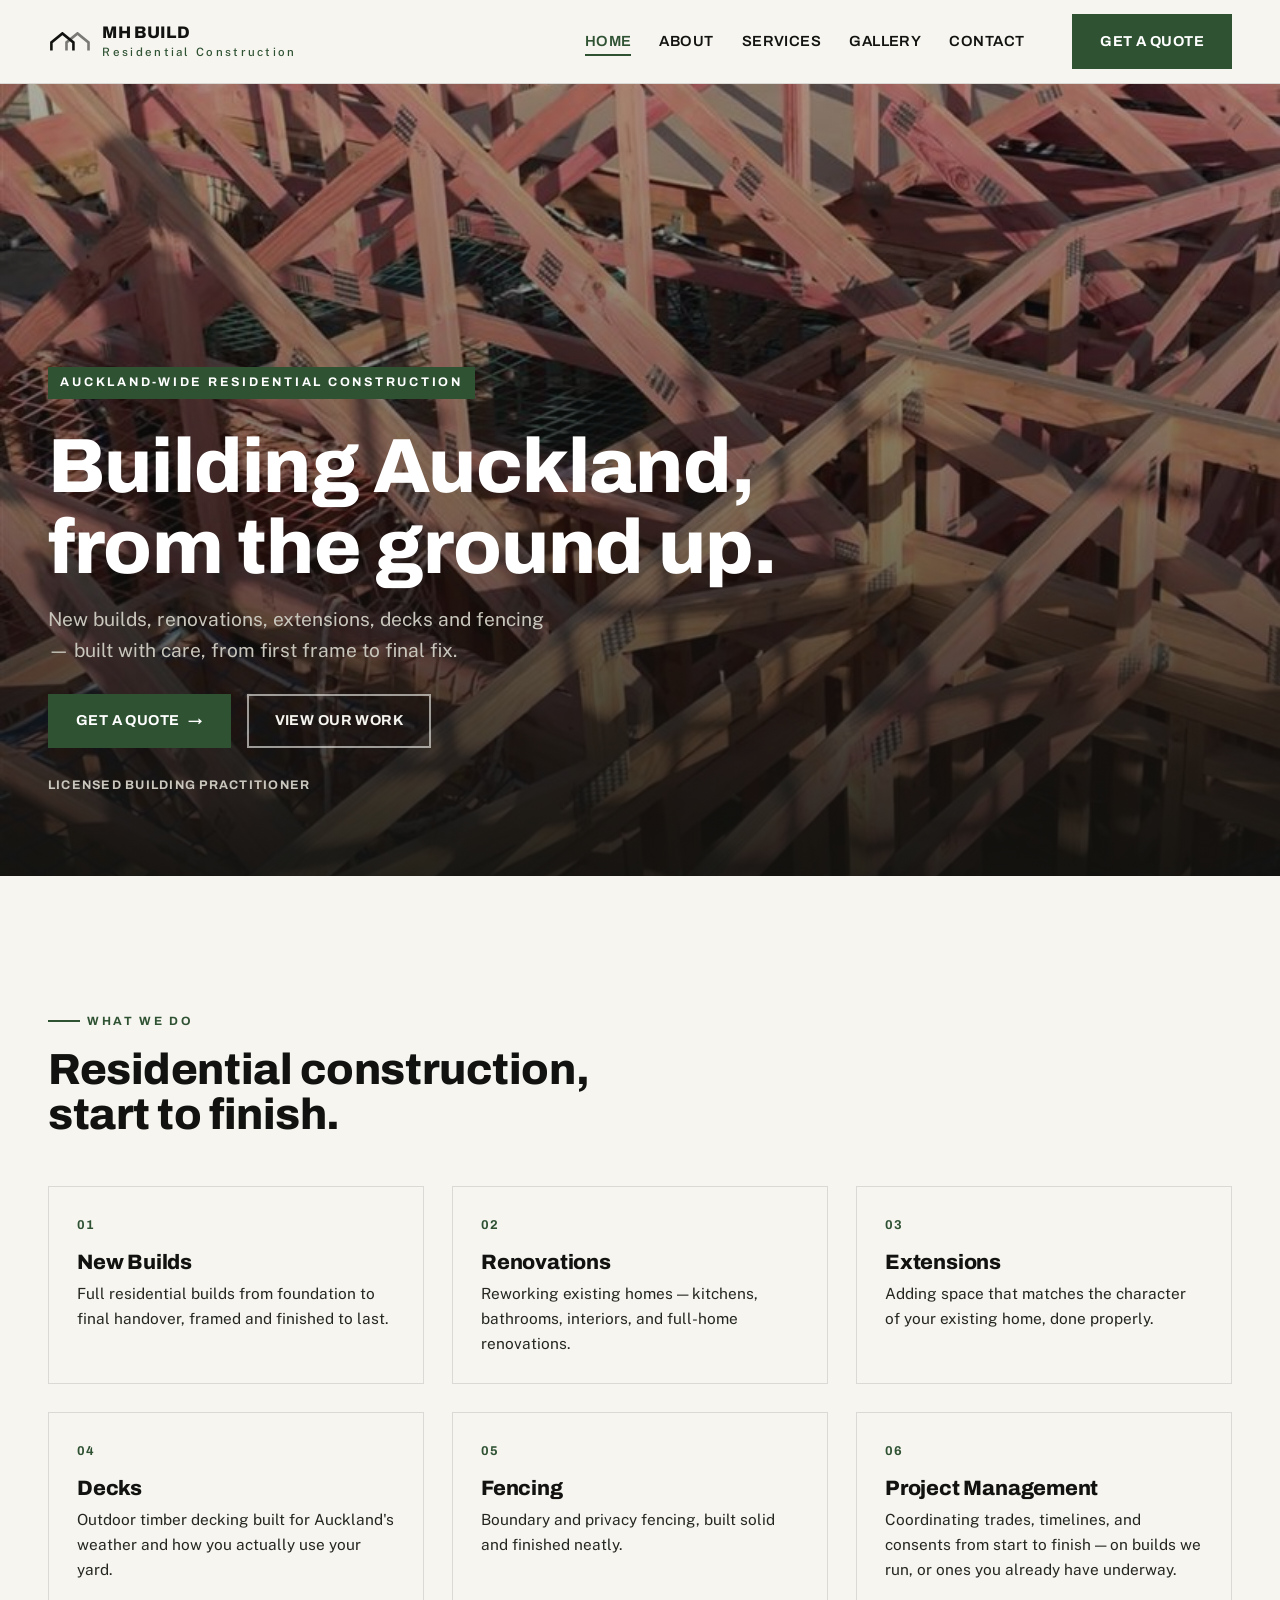
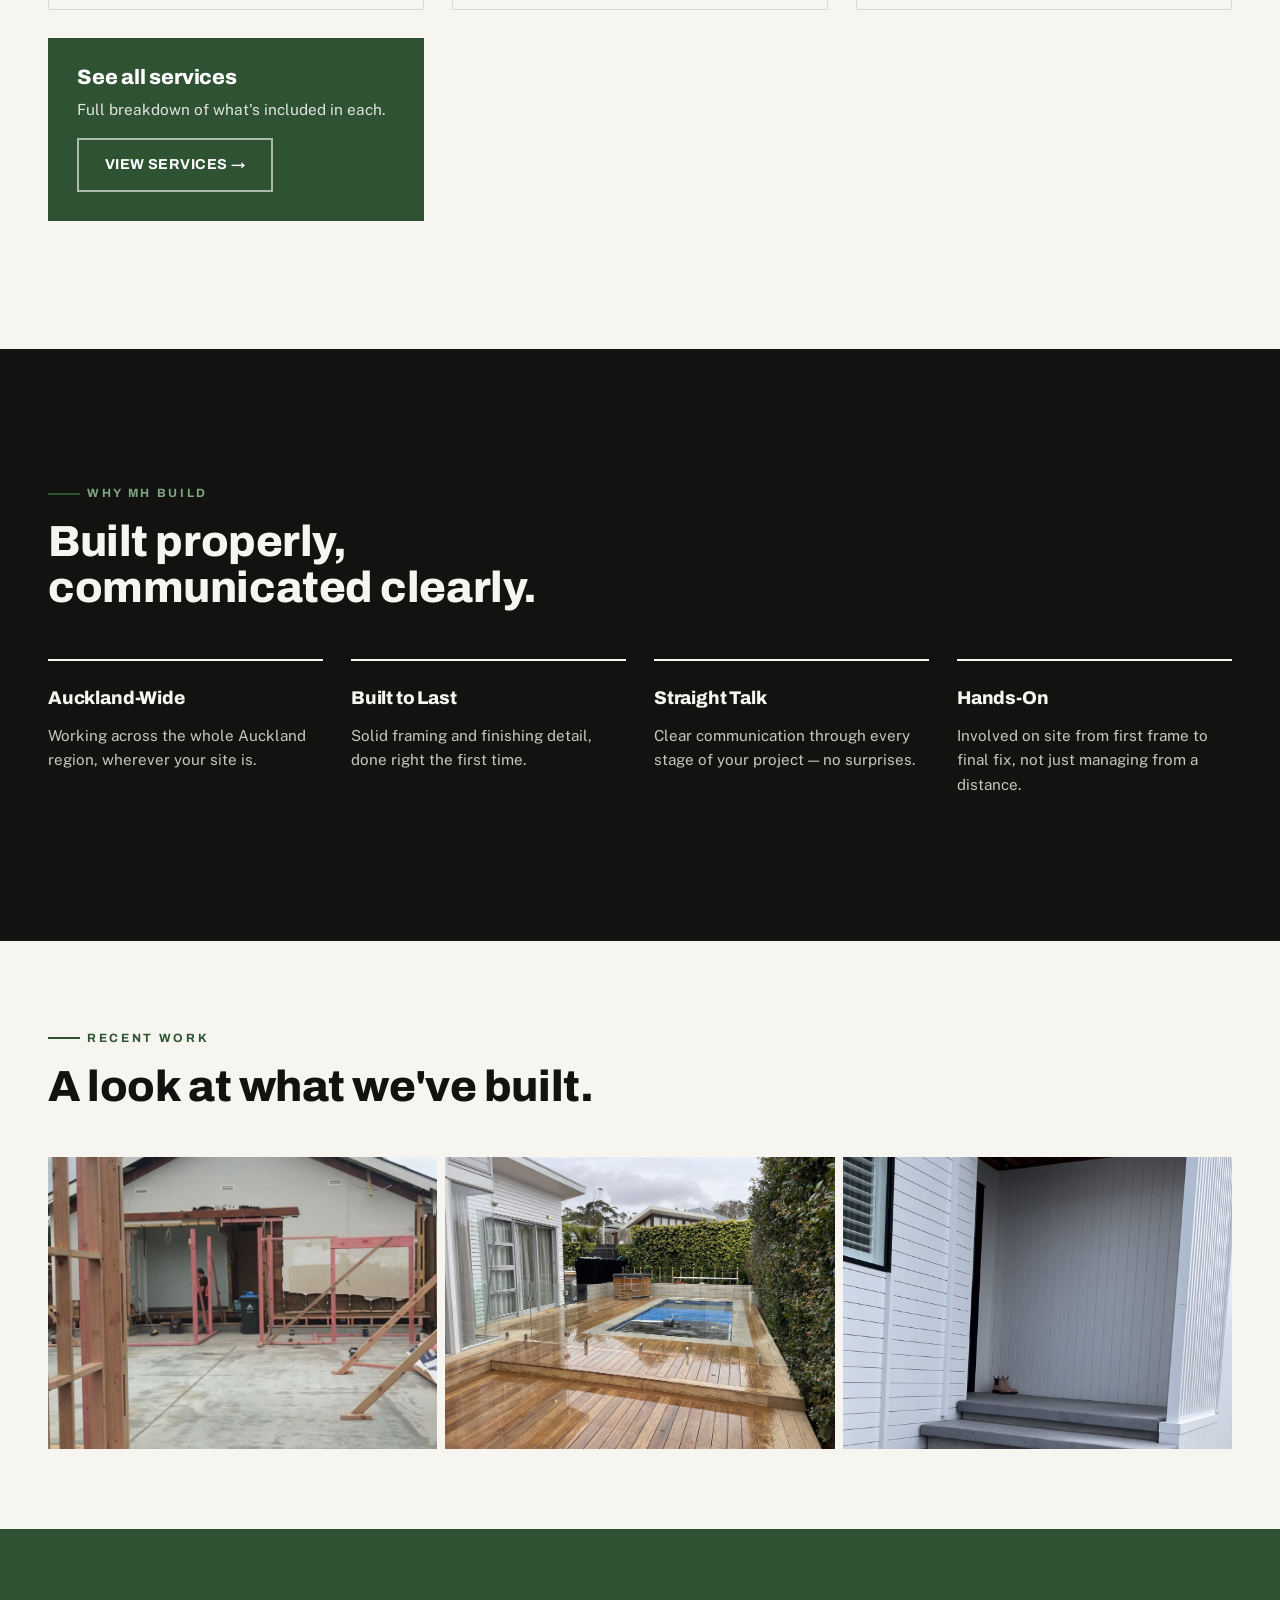
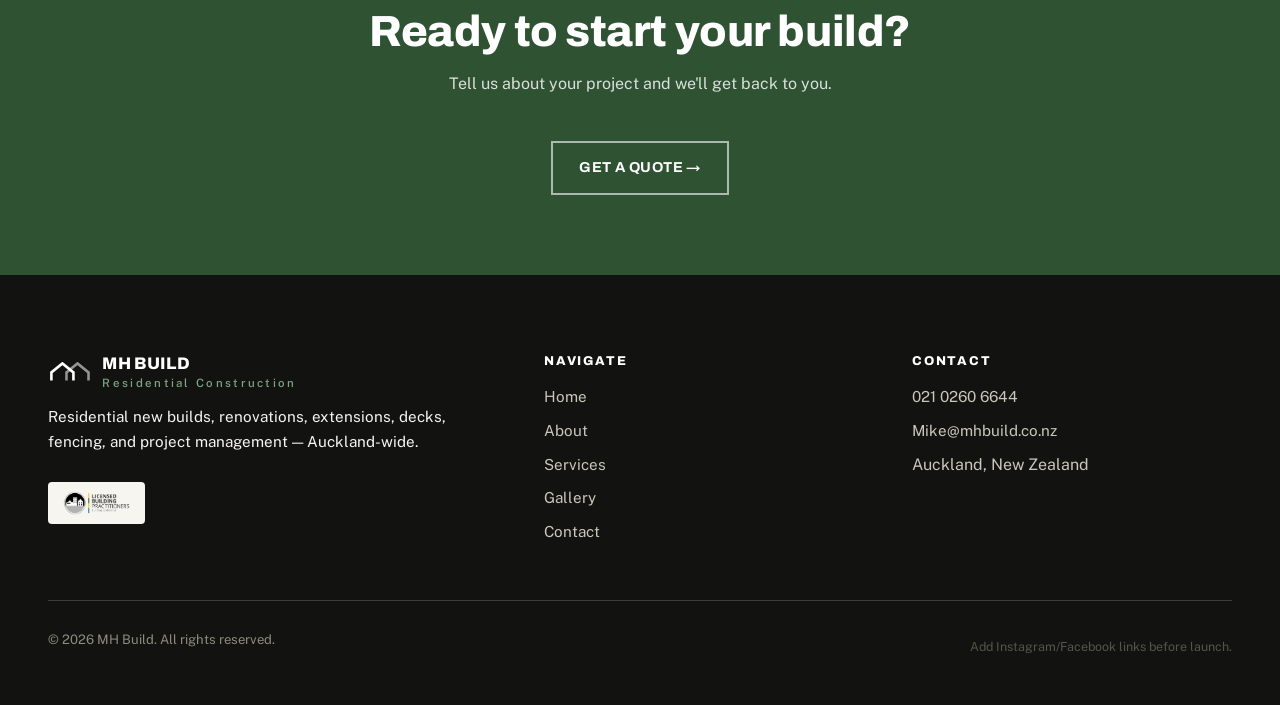
<file: index.html>
<!doctype html>
<html lang="en-NZ">
<head>
  <meta charset="UTF-8" />
  <meta name="viewport" content="width=device-width, initial-scale=1.0" />
  <title>MH Build — Residential Construction, Auckland</title>
  <meta name="description" content="MH Build is an Auckland-wide residential construction company delivering new builds, renovations, extensions, decks, fencing, and project management." />
  <link rel="icon" type="image/svg+xml" href="assets/logo/mh-build-mark.svg" />
  <link rel="preconnect" href="https://fonts.googleapis.com" />
  <link rel="preconnect" href="https://fonts.gstatic.com" crossorigin />
  <link href="https://fonts.googleapis.com/css2?family=Archivo:wght@600;700;800;900&family=Public+Sans:wght@400;500;600;700&display=swap" rel="stylesheet" />
  <link rel="stylesheet" href="css/styles.css" />
</head>
<body>

  <header class="site-header">
    <div class="container">
      <a href="index.html" class="brand">
        <svg class="brand__mark" viewBox="0 0 432 216" role="img" aria-label="MH Build">
          <g fill="none" stroke-linejoin="miter" stroke-linecap="butt" stroke-width="28">
            <path stroke="currentColor" stroke-opacity="0.55" d="M178 201 L178 113 L297 15 L416 113 L416 201" />
            <path stroke="currentColor" d="M15 201 L15 113 L134 15 L253 113 L253 201" />
          </g>
        </svg>
        <span class="brand__word">MH BUILD<small>Residential Construction</small></span>
      </a>

      <nav class="nav">
        <ul class="nav__links">
          <li><a href="index.html" aria-current="page">Home</a></li>
          <li><a href="about.html">About</a></li>
          <li><a href="services.html">Services</a></li>
          <li><a href="gallery.html">Gallery</a></li>
          <li><a href="contact.html">Contact</a></li>
        </ul>
        <a href="contact.html" class="btn btn-primary">Get a Quote</a>
      </nav>

      <button class="nav__toggle" aria-label="Toggle menu" aria-expanded="false">
        <span></span><span></span><span></span>
      </button>
    </div>
  </header>

  <main>
    <section class="hero">
      <div class="hero__media">
        <img src="assets/images/roof-framing-wide.jpg" alt="Timber roof framing under construction on an Auckland residential build" />
      </div>
      <div class="container hero__content">
        <span class="hero__tag">Auckland-Wide Residential Construction</span>
        <h1>Building Auckland, from the ground up.</h1>
        <p class="hero__lead">New builds, renovations, extensions, decks and fencing — built with care, from first frame to final fix.</p>
        <div class="hero__actions">
          <a href="contact.html" class="btn btn-primary">Get a Quote <span class="btn-arrow">&rarr;</span></a>
          <a href="gallery.html" class="btn btn-outline">View Our Work</a>
        </div>
        <div class="hero__credentials">
          <span>Licensed Building Practitioner</span>
        </div>
      </div>
    </section>

    <section class="section">
      <div class="container">
        <div class="section-head">
          <span class="eyebrow">What We Do</span>
          <h2 class="h-lg">Residential construction, start to finish.</h2>
        </div>
        <div class="grid grid-3">
          <div class="service-card">
            <div class="service-card__index">01</div>
            <h3>New Builds</h3>
            <p>Full residential builds from foundation to final handover, framed and finished to last.</p>
          </div>
          <div class="service-card">
            <div class="service-card__index">02</div>
            <h3>Renovations</h3>
            <p>Reworking existing homes — kitchens, bathrooms, interiors, and full-home renovations.</p>
          </div>
          <div class="service-card">
            <div class="service-card__index">03</div>
            <h3>Extensions</h3>
            <p>Adding space that matches the character of your existing home, done properly.</p>
          </div>
          <div class="service-card">
            <div class="service-card__index">04</div>
            <h3>Decks</h3>
            <p>Outdoor timber decking built for Auckland's weather and how you actually use your yard.</p>
          </div>
          <div class="service-card">
            <div class="service-card__index">05</div>
            <h3>Fencing</h3>
            <p>Boundary and privacy fencing, built solid and finished neatly.</p>
          </div>
          <div class="service-card">
            <div class="service-card__index">06</div>
            <h3>Project Management</h3>
            <p>Coordinating trades, timelines, and consents from start to finish — on builds we run, or ones you already have underway.</p>
          </div>
          <div class="service-card" style="display:flex; flex-direction:column; justify-content:center; background:var(--color-green); border-color:var(--color-green);">
            <h3 style="color:#fff;">See all services</h3>
            <p style="color:rgba(255,255,255,0.85);">Full breakdown of what's included in each.</p>
            <a href="services.html" class="btn btn-outline" style="color:#fff; border-color:rgba(255,255,255,0.6); align-self:flex-start; margin-top: var(--space-sm);">View Services &rarr;</a>
          </div>
        </div>
      </div>
    </section>

    <section class="section section--dark">
      <div class="container">
        <div class="section-head">
          <span class="eyebrow">Why MH Build</span>
          <h2 class="h-lg">Built properly, communicated clearly.</h2>
        </div>
        <div class="grid grid-4">
          <div class="value-card">
            <h3>Auckland-Wide</h3>
            <p>Working across the whole Auckland region, wherever your site is.</p>
          </div>
          <div class="value-card">
            <h3>Built to Last</h3>
            <p>Solid framing and finishing detail, done right the first time.</p>
          </div>
          <div class="value-card">
            <h3>Straight Talk</h3>
            <p>Clear communication through every stage of your project — no surprises.</p>
          </div>
          <div class="value-card">
            <h3>Hands-On</h3>
            <p>Involved on site from first frame to final fix, not just managing from a distance.</p>
          </div>
        </div>
      </div>
    </section>

    <section class="section section--tight">
      <div class="container">
        <div class="section-head">
          <span class="eyebrow">Recent Work</span>
          <h2 class="h-lg">A look at what we've built.</h2>
        </div>
      </div>
      <div class="container">
        <div class="photo-strip">
          <a href="gallery.html">
            <img src="assets/images/extension-framing.jpg" alt="New extension framing tied into an existing Auckland home" />
          </a>
          <a href="gallery.html">
            <img src="assets/images/pool-deck.jpg" alt="Timber deck with glass fencing around a residential pool" />
          </a>
          <a href="gallery.html">
            <img src="assets/images/concrete-steps.jpg" alt="Concrete entry steps on a residential build" />
          </a>
        </div>
      </div>
    </section>

    <section class="cta-banner">
      <div class="container">
        <h2 class="h-lg">Ready to start your build?</h2>
        <p>Tell us about your project and we'll get back to you.</p>
        <a href="contact.html" class="btn btn-outline" style="margin-top: var(--space-md);">Get a Quote &rarr;</a>
      </div>
    </section>
  </main>

  <footer class="site-footer">
    <div class="container">
      <div class="footer-grid">
        <div>
          <div class="brand" style="margin-bottom: 1rem;">
            <svg class="brand__mark" viewBox="0 0 432 216" role="img" aria-label="MH Build" style="color:#fff;">
              <g fill="none" stroke-linejoin="miter" stroke-linecap="butt" stroke-width="28">
                <path stroke="currentColor" stroke-opacity="0.55" d="M178 201 L178 113 L297 15 L416 113 L416 201" />
                <path stroke="currentColor" d="M15 201 L15 113 L134 15 L253 113 L253 201" />
              </g>
            </svg>
            <span class="brand__word" style="color:#fff;">MH BUILD<small>Residential Construction</small></span>
          </div>
          <p class="footer-tagline">Residential new builds, renovations, extensions, decks, fencing, and project management — Auckland-wide.</p>
          <div class="footer-credentials">
            <img src="assets/logo/lbp-logo.png" alt="Licensed Building Practitioners" />
          </div>
        </div>
        <div>
          <h4>Navigate</h4>
          <ul class="footer-links">
            <li><a href="index.html">Home</a></li>
            <li><a href="about.html">About</a></li>
            <li><a href="services.html">Services</a></li>
            <li><a href="gallery.html">Gallery</a></li>
            <li><a href="contact.html">Contact</a></li>
          </ul>
        </div>
        <div>
          <h4>Contact</h4>
          <ul class="footer-links">
            <li><a href="tel:+642102606644">021 0260 6644</a></li>
            <li><a href="mailto:Mike@mhbuild.co.nz">Mike@mhbuild.co.nz</a></li>
            <li>Auckland, New Zealand</li>
          </ul>
        </div>
      </div>
      <div class="footer-bottom">
        <span>&copy; 2026 MH Build. All rights reserved.</span>
        <span class="footer-note">Add Instagram/Facebook links before launch.</span>
      </div>
    </div>
  </footer>

  <script src="js/main.js"></script>
</body>
</html>
</file>
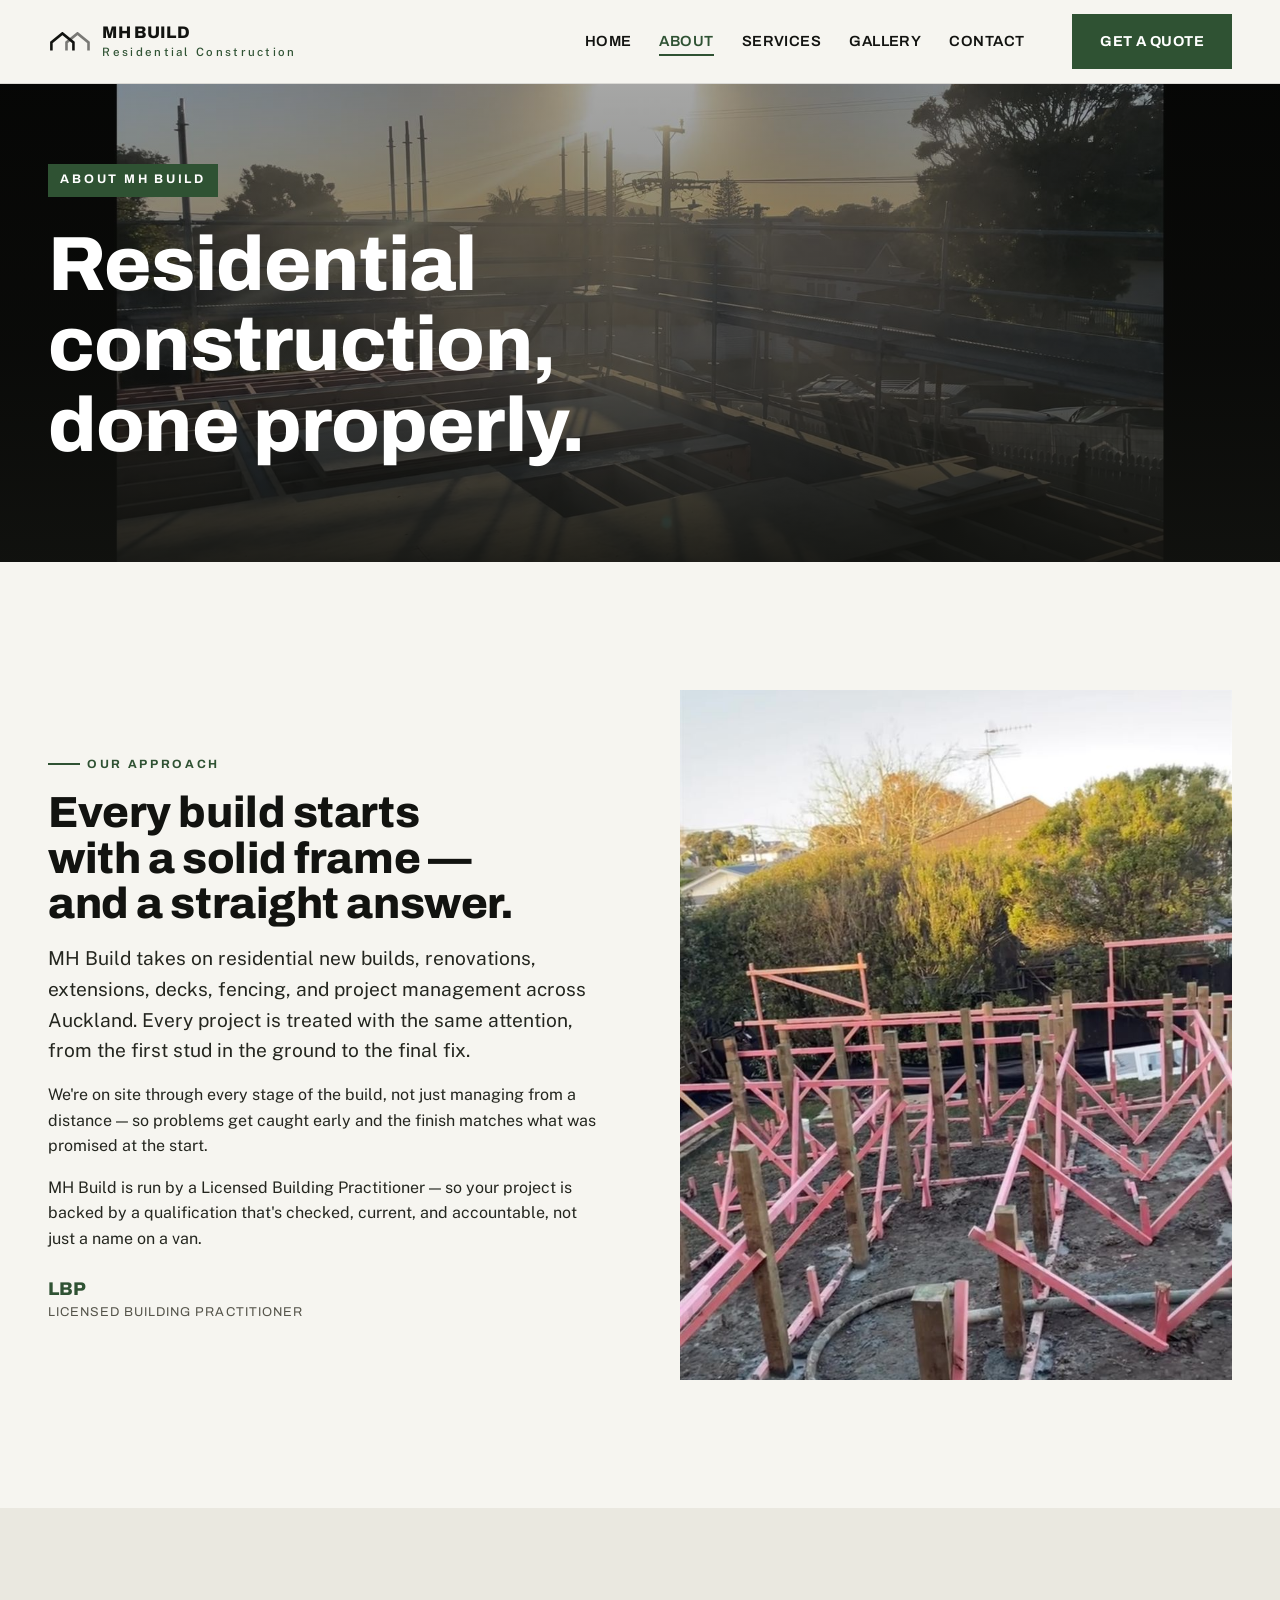
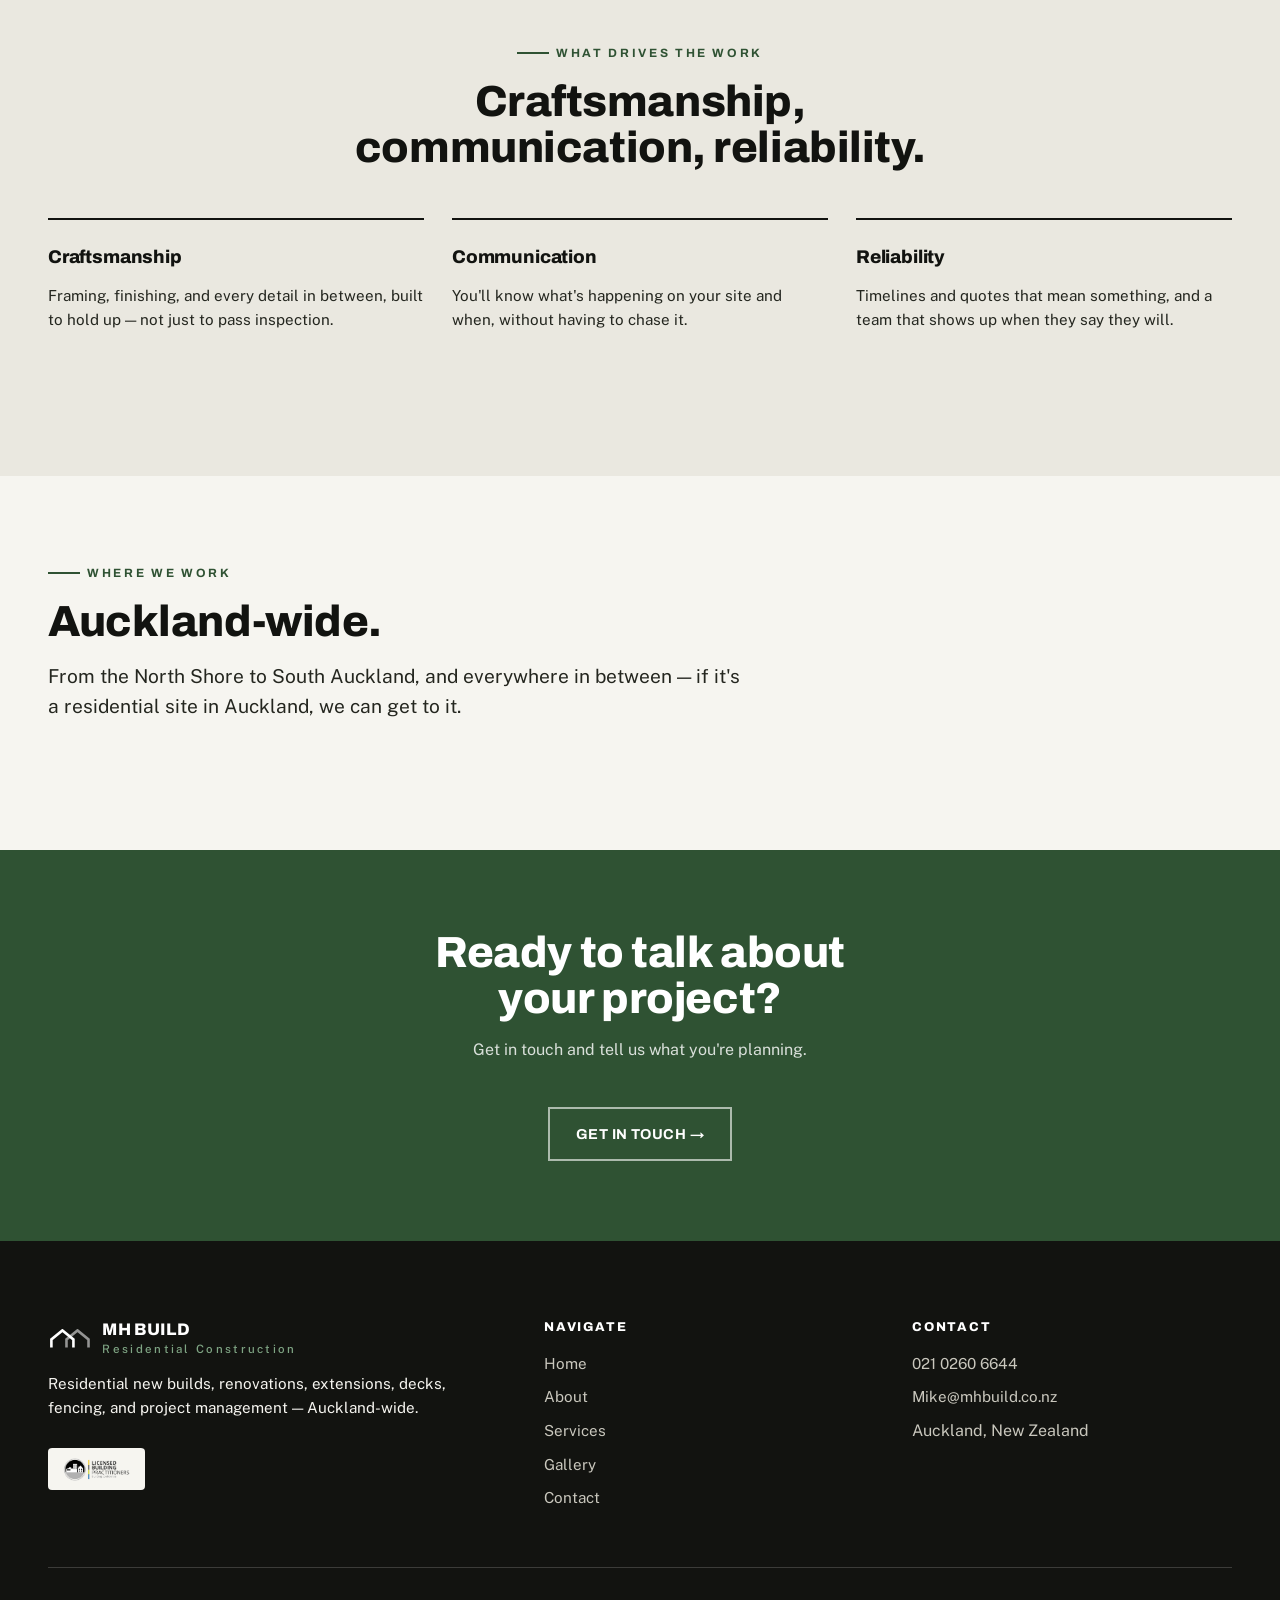
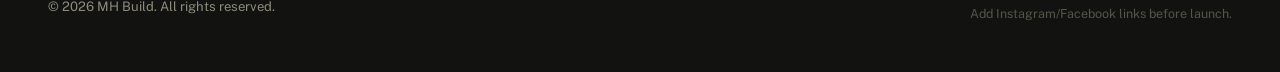
<file: about.html>
<!doctype html>
<html lang="en-NZ">
<head>
  <meta charset="UTF-8" />
  <meta name="viewport" content="width=device-width, initial-scale=1.0" />
  <title>About — MH Build</title>
  <meta name="description" content="MH Build is an Auckland-wide residential construction company focused on quality craftsmanship and clear communication." />
  <link rel="icon" type="image/svg+xml" href="assets/logo/mh-build-mark.svg" />
  <link rel="preconnect" href="https://fonts.googleapis.com" />
  <link rel="preconnect" href="https://fonts.gstatic.com" crossorigin />
  <link href="https://fonts.googleapis.com/css2?family=Archivo:wght@600;700;800;900&family=Public+Sans:wght@400;500;600;700&display=swap" rel="stylesheet" />
  <link rel="stylesheet" href="css/styles.css" />
</head>
<body>

  <header class="site-header">
    <div class="container">
      <a href="index.html" class="brand">
        <svg class="brand__mark" viewBox="0 0 432 216" role="img" aria-label="MH Build">
          <g fill="none" stroke-linejoin="miter" stroke-linecap="butt" stroke-width="28">
            <path stroke="currentColor" stroke-opacity="0.55" d="M178 201 L178 113 L297 15 L416 113 L416 201" />
            <path stroke="currentColor" d="M15 201 L15 113 L134 15 L253 113 L253 201" />
          </g>
        </svg>
        <span class="brand__word">MH BUILD<small>Residential Construction</small></span>
      </a>

      <nav class="nav">
        <ul class="nav__links">
          <li><a href="index.html">Home</a></li>
          <li><a href="about.html" aria-current="page">About</a></li>
          <li><a href="services.html">Services</a></li>
          <li><a href="gallery.html">Gallery</a></li>
          <li><a href="contact.html">Contact</a></li>
        </ul>
        <a href="contact.html" class="btn btn-primary">Get a Quote</a>
      </nav>

      <button class="nav__toggle" aria-label="Toggle menu" aria-expanded="false">
        <span></span><span></span><span></span>
      </button>
    </div>
  </header>

  <main>
    <section class="hero hero--page">
      <div class="hero__media">
        <img src="assets/images/roof-framing-sunset.jpg" alt="House framing at sunset on an Auckland construction site" />
      </div>
      <div class="container hero__content">
        <span class="hero__tag">About MH Build</span>
        <h1 class="h-xl" style="max-width:16ch;">Residential construction, done properly.</h1>
      </div>
    </section>

    <section class="section">
      <div class="container">
        <div class="split">
          <div>
            <span class="eyebrow">Our Approach</span>
            <h2 class="h-lg">Every build starts with a solid frame — and a straight answer.</h2>
            <p class="text-lead">MH Build takes on residential new builds, renovations, extensions, decks, fencing, and project management across Auckland. Every project is treated with the same attention, from the first stud in the ground to the final fix.</p>
            <p>We're on site through every stage of the build, not just managing from a distance — so problems get caught early and the finish matches what was promised at the start.</p>
            <p>MH Build is run by a Licensed Building Practitioner — so your project is backed by a qualification that's checked, current, and accountable, not just a name on a van.</p>
            <div class="stat-row">
              <div class="stat">
                <strong style="font-size:1.15rem;">LBP</strong>
                <span>Licensed Building Practitioner</span>
              </div>
            </div>
          </div>
          <img src="assets/images/foundation-setup.jpg" alt="Foundation piles and formwork laid out for a new residential build in Auckland" />
        </div>
      </div>
    </section>

    <section class="section section--sunken">
      <div class="container">
        <div class="section-head section-head--center">
          <span class="eyebrow">What Drives the Work</span>
          <h2 class="h-lg">Craftsmanship, communication, reliability.</h2>
        </div>
        <div class="grid grid-3">
          <div class="value-card">
            <h3>Craftsmanship</h3>
            <p>Framing, finishing, and every detail in between, built to hold up — not just to pass inspection.</p>
          </div>
          <div class="value-card">
            <h3>Communication</h3>
            <p>You'll know what's happening on your site and when, without having to chase it.</p>
          </div>
          <div class="value-card">
            <h3>Reliability</h3>
            <p>Timelines and quotes that mean something, and a team that shows up when they say they will.</p>
          </div>
        </div>
      </div>
    </section>

    <section class="section section--tight">
      <div class="container">
        <div class="section-head">
          <span class="eyebrow">Where We Work</span>
          <h2 class="h-lg">Auckland-wide.</h2>
          <p class="text-lead">From the North Shore to South Auckland, and everywhere in between — if it's a residential site in Auckland, we can get to it.</p>
        </div>
      </div>
    </section>

    <section class="cta-banner">
      <div class="container">
        <h2 class="h-lg">Ready to talk about your project?</h2>
        <p>Get in touch and tell us what you're planning.</p>
        <a href="contact.html" class="btn btn-outline" style="margin-top: var(--space-md);">Get in Touch &rarr;</a>
      </div>
    </section>
  </main>

  <footer class="site-footer">
    <div class="container">
      <div class="footer-grid">
        <div>
          <div class="brand" style="margin-bottom: 1rem;">
            <svg class="brand__mark" viewBox="0 0 432 216" role="img" aria-label="MH Build" style="color:#fff;">
              <g fill="none" stroke-linejoin="miter" stroke-linecap="butt" stroke-width="28">
                <path stroke="currentColor" stroke-opacity="0.55" d="M178 201 L178 113 L297 15 L416 113 L416 201" />
                <path stroke="currentColor" d="M15 201 L15 113 L134 15 L253 113 L253 201" />
              </g>
            </svg>
            <span class="brand__word" style="color:#fff;">MH BUILD<small>Residential Construction</small></span>
          </div>
          <p class="footer-tagline">Residential new builds, renovations, extensions, decks, fencing, and project management — Auckland-wide.</p>
          <div class="footer-credentials">
            <img src="assets/logo/lbp-logo.png" alt="Licensed Building Practitioners" />
          </div>
        </div>
        <div>
          <h4>Navigate</h4>
          <ul class="footer-links">
            <li><a href="index.html">Home</a></li>
            <li><a href="about.html">About</a></li>
            <li><a href="services.html">Services</a></li>
            <li><a href="gallery.html">Gallery</a></li>
            <li><a href="contact.html">Contact</a></li>
          </ul>
        </div>
        <div>
          <h4>Contact</h4>
          <ul class="footer-links">
            <li><a href="tel:+642102606644">021 0260 6644</a></li>
            <li><a href="mailto:Mike@mhbuild.co.nz">Mike@mhbuild.co.nz</a></li>
            <li>Auckland, New Zealand</li>
          </ul>
        </div>
      </div>
      <div class="footer-bottom">
        <span>&copy; 2026 MH Build. All rights reserved.</span>
        <span class="footer-note">Add Instagram/Facebook links before launch.</span>
      </div>
    </div>
  </footer>

  <script src="js/main.js"></script>
</body>
</html>
</file>
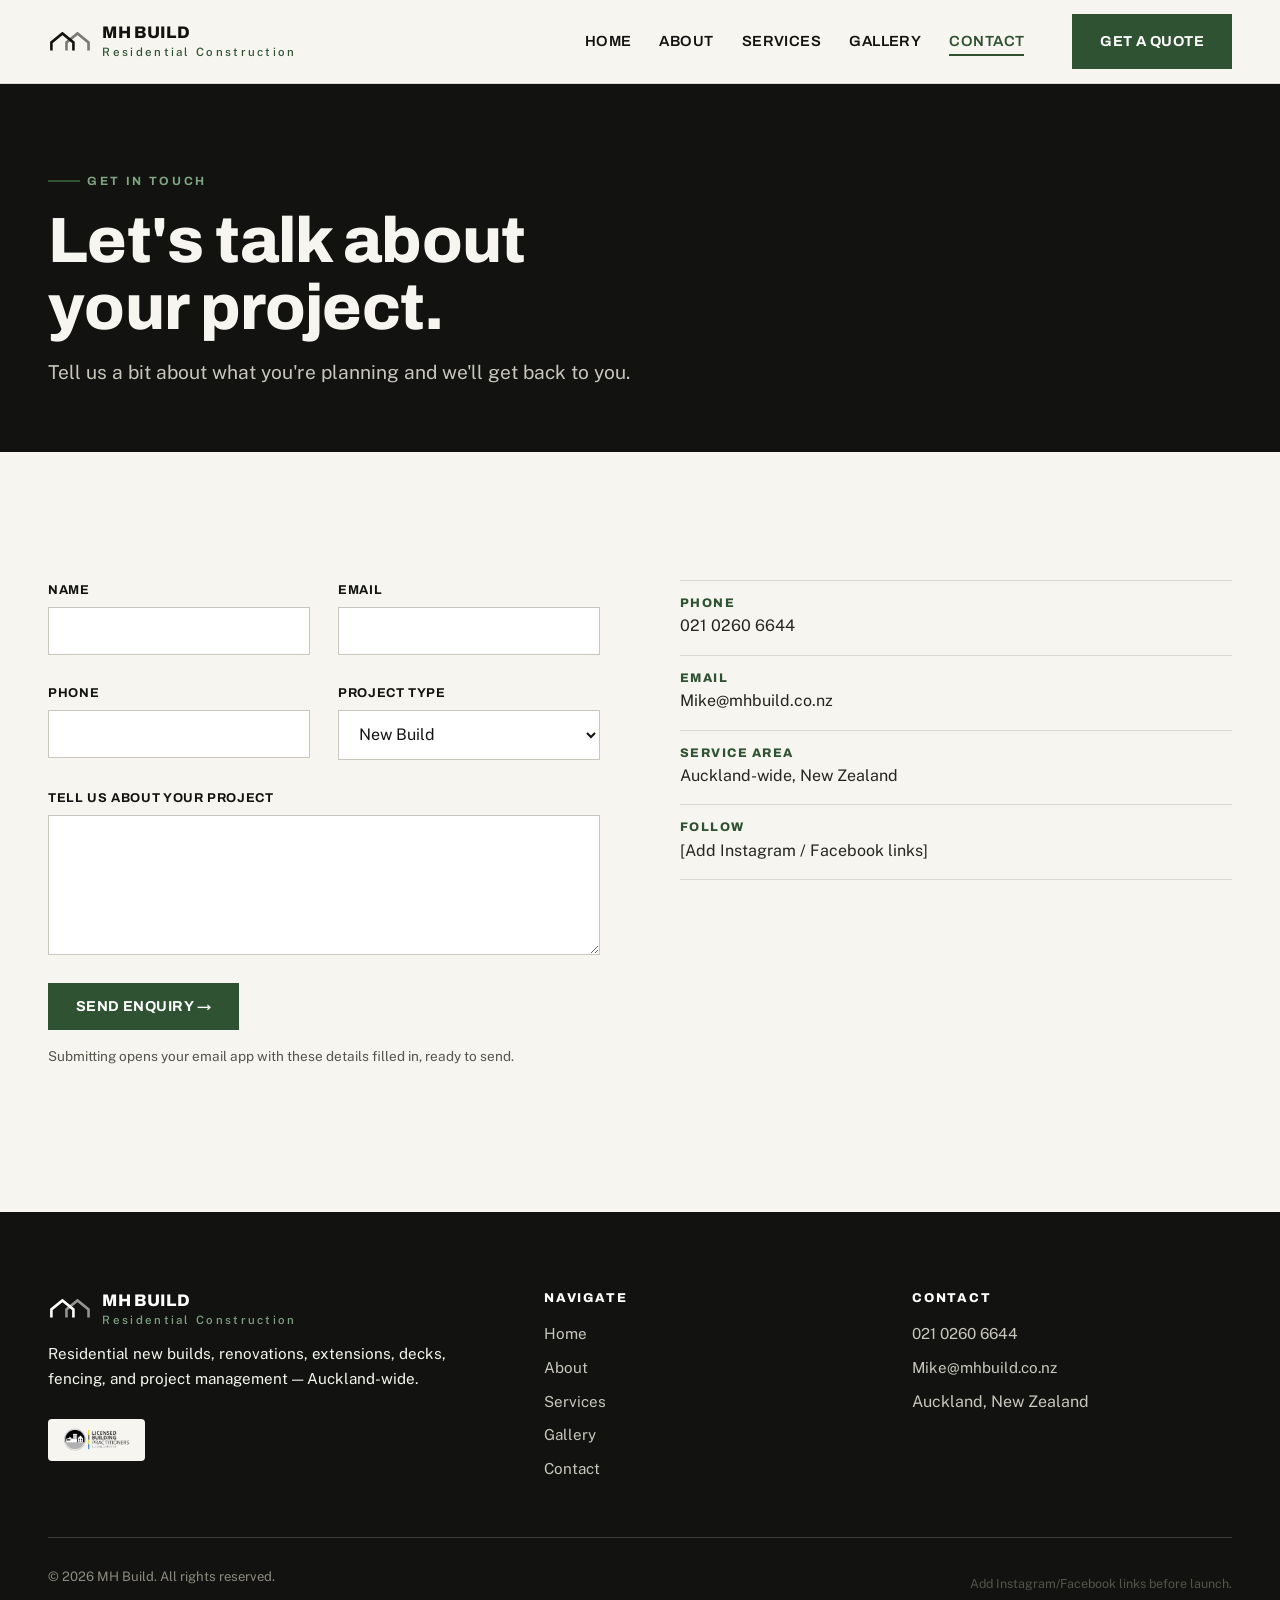
<file: contact.html>
<!doctype html>
<html lang="en-NZ">
<head>
  <meta charset="UTF-8" />
  <meta name="viewport" content="width=device-width, initial-scale=1.0" />
  <title>Contact — MH Build</title>
  <meta name="description" content="Get in touch with MH Build for a residential construction quote in Auckland." />
  <link rel="icon" type="image/svg+xml" href="assets/logo/mh-build-mark.svg" />
  <link rel="preconnect" href="https://fonts.googleapis.com" />
  <link rel="preconnect" href="https://fonts.gstatic.com" crossorigin />
  <link href="https://fonts.googleapis.com/css2?family=Archivo:wght@600;700;800;900&family=Public+Sans:wght@400;500;600;700&display=swap" rel="stylesheet" />
  <link rel="stylesheet" href="css/styles.css" />
</head>
<body>

  <header class="site-header">
    <div class="container">
      <a href="index.html" class="brand">
        <svg class="brand__mark" viewBox="0 0 432 216" role="img" aria-label="MH Build">
          <g fill="none" stroke-linejoin="miter" stroke-linecap="butt" stroke-width="28">
            <path stroke="currentColor" stroke-opacity="0.55" d="M178 201 L178 113 L297 15 L416 113 L416 201" />
            <path stroke="currentColor" d="M15 201 L15 113 L134 15 L253 113 L253 201" />
          </g>
        </svg>
        <span class="brand__word">MH BUILD<small>Residential Construction</small></span>
      </a>

      <nav class="nav">
        <ul class="nav__links">
          <li><a href="index.html">Home</a></li>
          <li><a href="about.html">About</a></li>
          <li><a href="services.html">Services</a></li>
          <li><a href="gallery.html">Gallery</a></li>
          <li><a href="contact.html" aria-current="page">Contact</a></li>
        </ul>
        <a href="contact.html" class="btn btn-primary">Get a Quote</a>
      </nav>

      <button class="nav__toggle" aria-label="Toggle menu" aria-expanded="false">
        <span></span><span></span><span></span>
      </button>
    </div>
  </header>

  <main>
    <section class="section--dark" style="padding-block: var(--space-xl) var(--space-lg);">
      <div class="container">
        <span class="eyebrow">Get In Touch</span>
        <h1 class="h-xl" style="max-width:18ch;">Let's talk about your project.</h1>
        <p class="text-lead" style="max-width:50ch;">Tell us a bit about what you're planning and we'll get back to you.</p>
      </div>
    </section>

    <section class="section">
      <div class="container">
        <div class="split" style="align-items:start;">
          <form id="contact-form" novalidate>
            <div class="form-grid">
              <div class="field">
                <label for="name">Name</label>
                <input type="text" id="name" name="name" required />
              </div>
              <div class="field">
                <label for="email">Email</label>
                <input type="email" id="email" name="email" required />
              </div>
              <div class="field">
                <label for="phone">Phone</label>
                <input type="tel" id="phone" name="phone" />
              </div>
              <div class="field">
                <label for="project-type">Project Type</label>
                <select id="project-type" name="project-type">
                  <option value="New Build">New Build</option>
                  <option value="Renovation">Renovation</option>
                  <option value="Extension">Extension</option>
                  <option value="Deck">Deck</option>
                  <option value="Fencing">Fencing</option>
                  <option value="Project Management">Project Management</option>
                  <option value="Other">Other</option>
                </select>
              </div>
              <div class="field field--full">
                <label for="message">Tell us about your project</label>
                <textarea id="message" name="message" required></textarea>
              </div>
            </div>
            <button type="submit" class="btn btn-primary" style="margin-top: var(--space-md);">Send Enquiry &rarr;</button>
            <p class="form-note" style="margin-top: var(--space-sm);">Submitting opens your email app with these details filled in, ready to send.</p>
            <div class="form-status" role="status"></div>
          </form>

          <div>
            <div class="contact-detail">
              <div>
                <h4>Phone</h4>
                <p><a href="tel:+642102606644">021 0260 6644</a></p>
              </div>
            </div>
            <div class="contact-detail">
              <div>
                <h4>Email</h4>
                <p><a href="mailto:Mike@mhbuild.co.nz">Mike@mhbuild.co.nz</a></p>
              </div>
            </div>
            <div class="contact-detail">
              <div>
                <h4>Service Area</h4>
                <p>Auckland-wide, New Zealand</p>
              </div>
            </div>
            <div class="contact-detail">
              <div>
                <h4>Follow</h4>
                <p>[Add Instagram / Facebook links]</p>
              </div>
            </div>
          </div>
        </div>
      </div>
    </section>
  </main>

  <footer class="site-footer">
    <div class="container">
      <div class="footer-grid">
        <div>
          <div class="brand" style="margin-bottom: 1rem;">
            <svg class="brand__mark" viewBox="0 0 432 216" role="img" aria-label="MH Build" style="color:#fff;">
              <g fill="none" stroke-linejoin="miter" stroke-linecap="butt" stroke-width="28">
                <path stroke="currentColor" stroke-opacity="0.55" d="M178 201 L178 113 L297 15 L416 113 L416 201" />
                <path stroke="currentColor" d="M15 201 L15 113 L134 15 L253 113 L253 201" />
              </g>
            </svg>
            <span class="brand__word" style="color:#fff;">MH BUILD<small>Residential Construction</small></span>
          </div>
          <p class="footer-tagline">Residential new builds, renovations, extensions, decks, fencing, and project management — Auckland-wide.</p>
          <div class="footer-credentials">
            <img src="assets/logo/lbp-logo.png" alt="Licensed Building Practitioners" />
          </div>
        </div>
        <div>
          <h4>Navigate</h4>
          <ul class="footer-links">
            <li><a href="index.html">Home</a></li>
            <li><a href="about.html">About</a></li>
            <li><a href="services.html">Services</a></li>
            <li><a href="gallery.html">Gallery</a></li>
            <li><a href="contact.html">Contact</a></li>
          </ul>
        </div>
        <div>
          <h4>Contact</h4>
          <ul class="footer-links">
            <li><a href="tel:+642102606644">021 0260 6644</a></li>
            <li><a href="mailto:Mike@mhbuild.co.nz">Mike@mhbuild.co.nz</a></li>
            <li>Auckland, New Zealand</li>
          </ul>
        </div>
      </div>
      <div class="footer-bottom">
        <span>&copy; 2026 MH Build. All rights reserved.</span>
        <span class="footer-note">Add Instagram/Facebook links before launch.</span>
      </div>
    </div>
  </footer>

  <script src="js/main.js"></script>
</body>
</html>
</file>
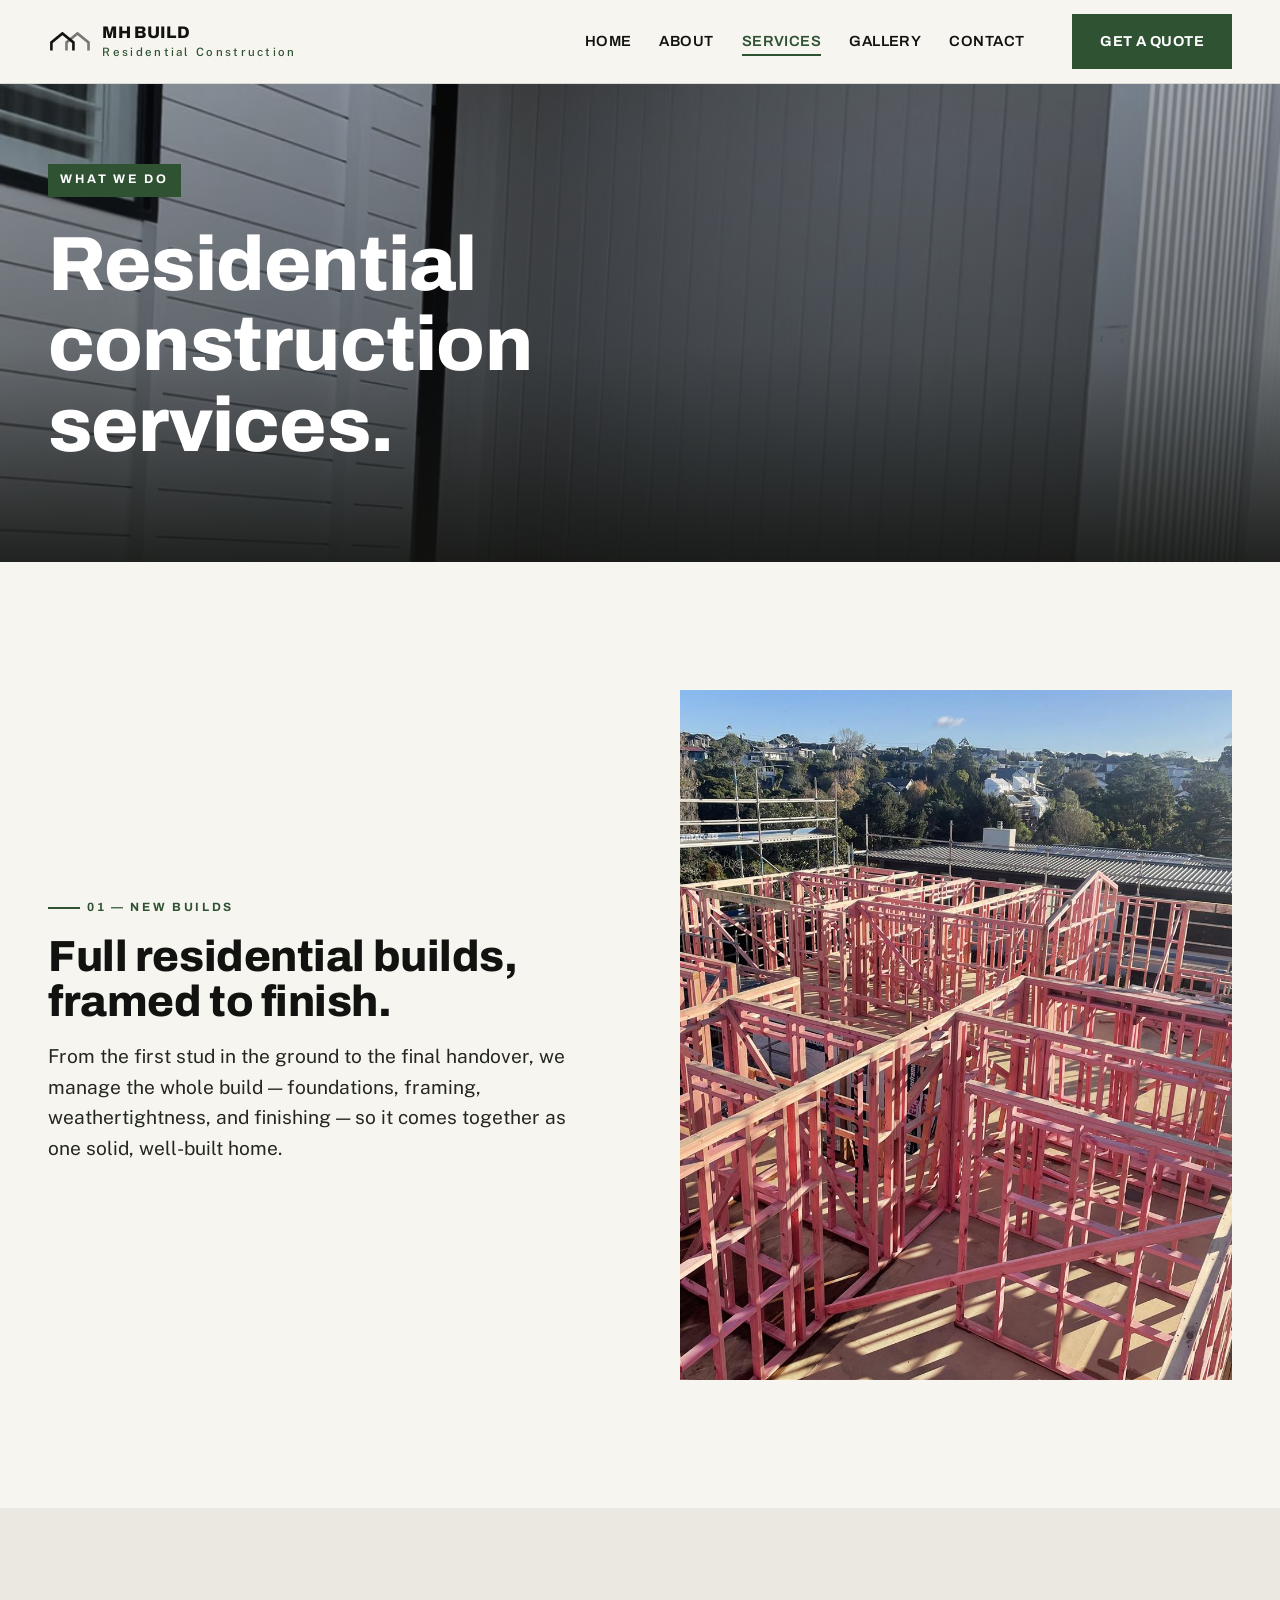
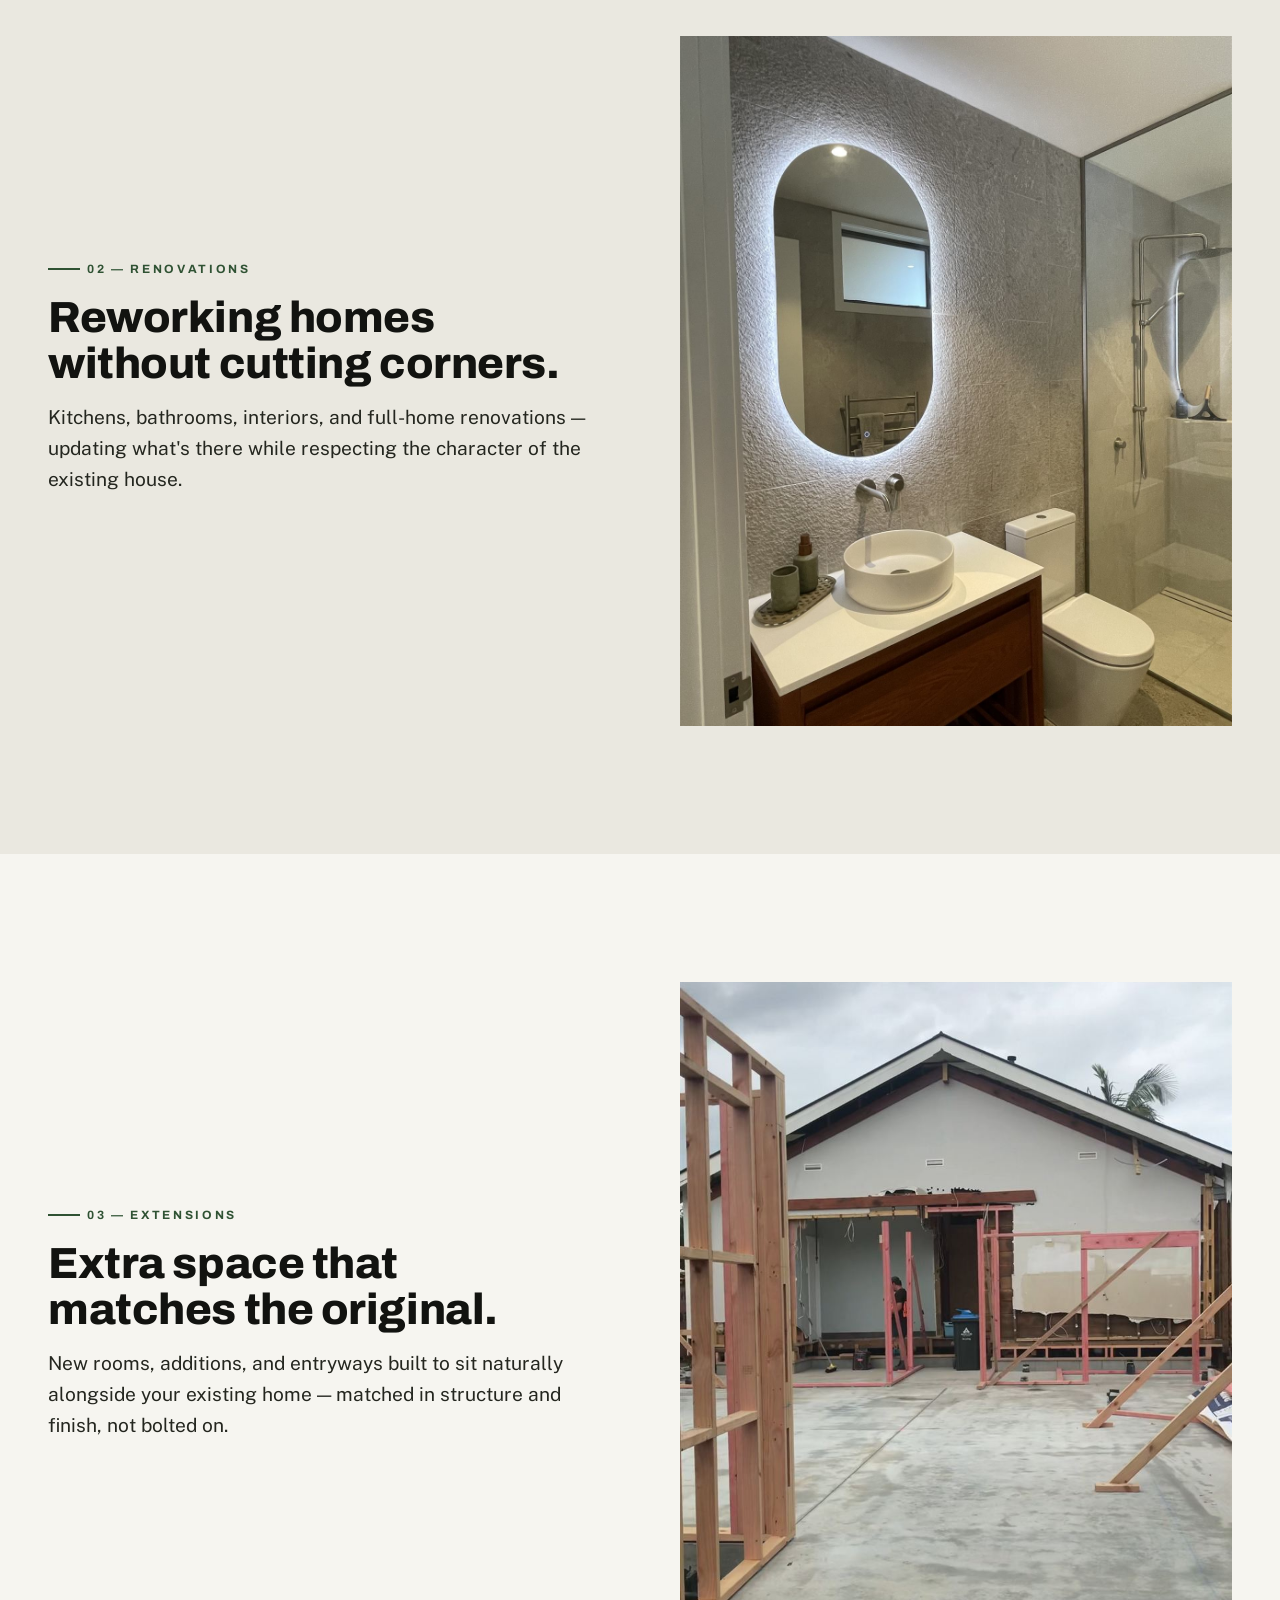
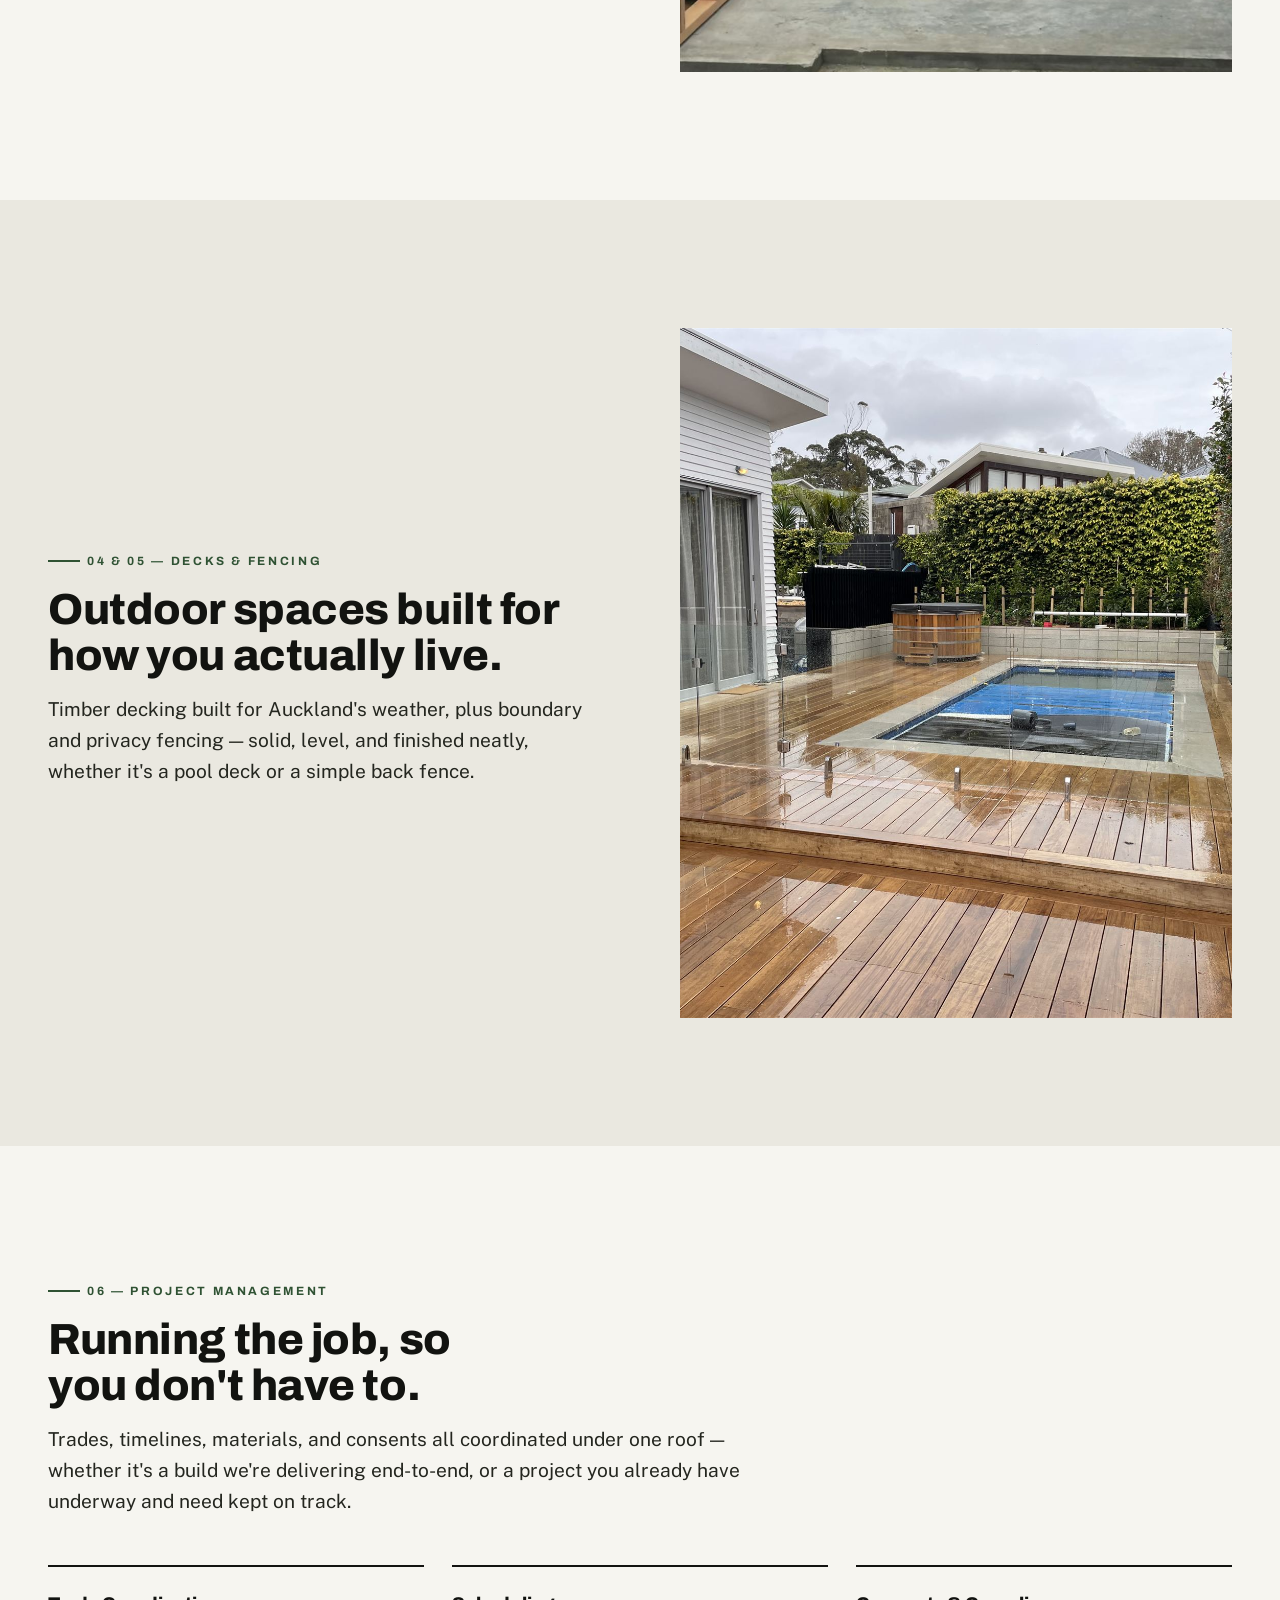
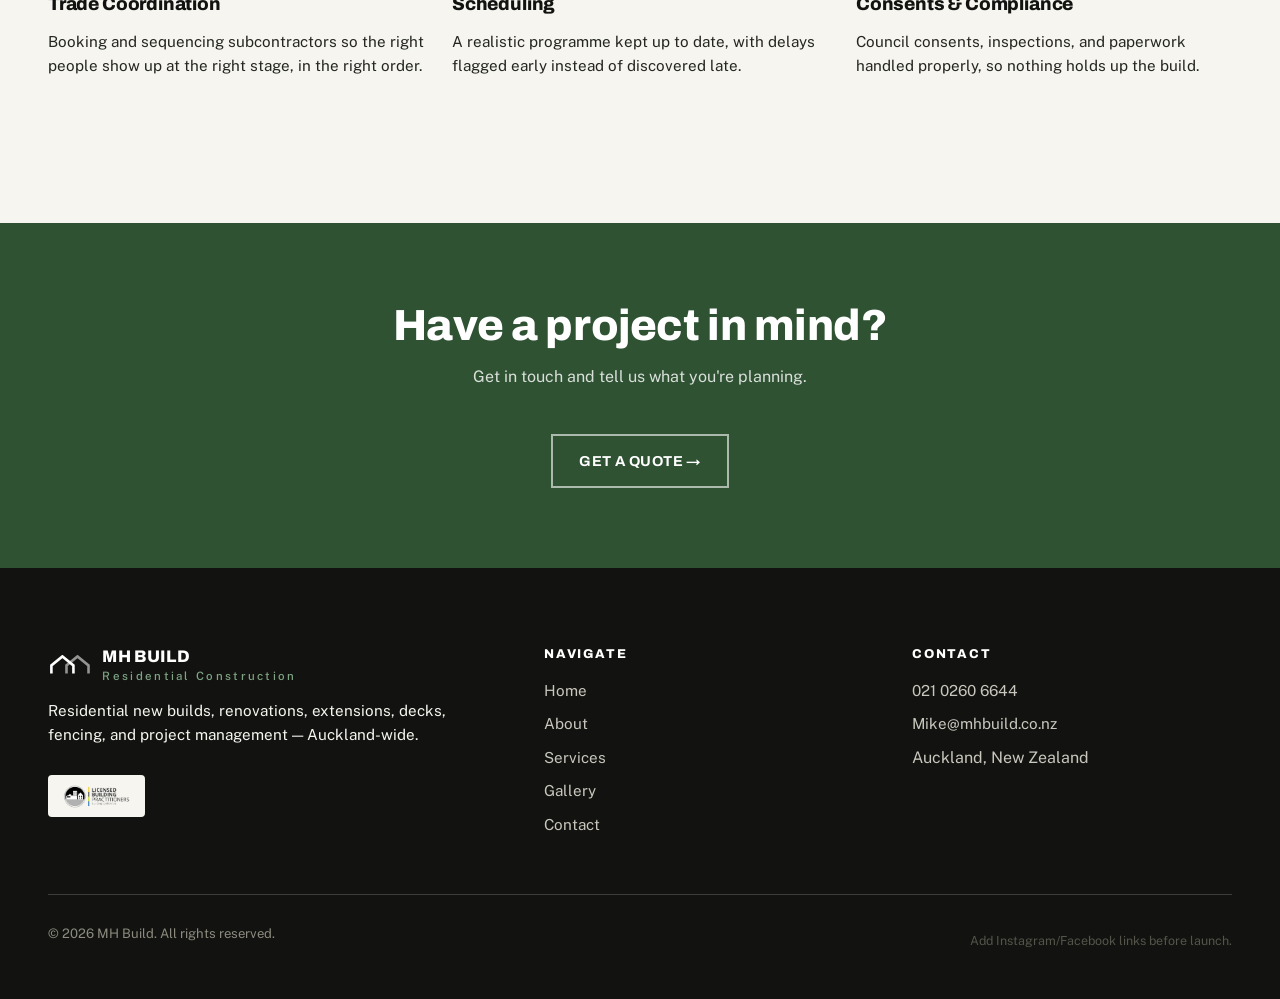
<file: services.html>
<!doctype html>
<html lang="en-NZ">
<head>
  <meta charset="UTF-8" />
  <meta name="viewport" content="width=device-width, initial-scale=1.0" />
  <title>Services — MH Build</title>
  <meta name="description" content="New builds, renovations, extensions, decks, fencing, and project management — residential construction services across Auckland." />
  <link rel="icon" type="image/svg+xml" href="assets/logo/mh-build-mark.svg" />
  <link rel="preconnect" href="https://fonts.googleapis.com" />
  <link rel="preconnect" href="https://fonts.gstatic.com" crossorigin />
  <link href="https://fonts.googleapis.com/css2?family=Archivo:wght@600;700;800;900&family=Public+Sans:wght@400;500;600;700&display=swap" rel="stylesheet" />
  <link rel="stylesheet" href="css/styles.css" />
</head>
<body>

  <header class="site-header">
    <div class="container">
      <a href="index.html" class="brand">
        <svg class="brand__mark" viewBox="0 0 432 216" role="img" aria-label="MH Build">
          <g fill="none" stroke-linejoin="miter" stroke-linecap="butt" stroke-width="28">
            <path stroke="currentColor" stroke-opacity="0.55" d="M178 201 L178 113 L297 15 L416 113 L416 201" />
            <path stroke="currentColor" d="M15 201 L15 113 L134 15 L253 113 L253 201" />
          </g>
        </svg>
        <span class="brand__word">MH BUILD<small>Residential Construction</small></span>
      </a>

      <nav class="nav">
        <ul class="nav__links">
          <li><a href="index.html">Home</a></li>
          <li><a href="about.html">About</a></li>
          <li><a href="services.html" aria-current="page">Services</a></li>
          <li><a href="gallery.html">Gallery</a></li>
          <li><a href="contact.html">Contact</a></li>
        </ul>
        <a href="contact.html" class="btn btn-primary">Get a Quote</a>
      </nav>

      <button class="nav__toggle" aria-label="Toggle menu" aria-expanded="false">
        <span></span><span></span><span></span>
      </button>
    </div>
  </header>

  <main>
    <section class="hero hero--page">
      <div class="hero__media">
        <img src="assets/images/concrete-steps.jpg" alt="Concrete entry steps under construction on an Auckland home" />
      </div>
      <div class="container hero__content">
        <span class="hero__tag">What We Do</span>
        <h1 class="h-xl" style="max-width:16ch;">Residential construction services.</h1>
      </div>
    </section>

    <section class="section" id="new-builds">
      <div class="container">
        <div class="split">
          <div>
            <span class="eyebrow">01 &mdash; New Builds</span>
            <h2 class="h-lg">Full residential builds, framed to finish.</h2>
            <p class="text-lead">From the first stud in the ground to the final handover, we manage the whole build — foundations, framing, weathertightness, and finishing — so it comes together as one solid, well-built home.</p>
          </div>
          <img src="assets/images/new-build-framing.jpg" alt="Roof trusses and framing on a new residential build in Auckland" />
        </div>
      </div>
    </section>

    <section class="section section--sunken" id="renovations">
      <div class="container">
        <div class="split">
          <img src="assets/images/bathroom-renovation.jpg" alt="Renovated bathroom with backlit mirror, stone tile, and walk-in shower" style="order:2;" />
          <div style="order:1;">
            <span class="eyebrow">02 &mdash; Renovations</span>
            <h2 class="h-lg">Reworking homes without cutting corners.</h2>
            <p class="text-lead">Kitchens, bathrooms, interiors, and full-home renovations — updating what's there while respecting the character of the existing house.</p>
          </div>
        </div>
      </div>
    </section>

    <section class="section" id="extensions">
      <div class="container">
        <div class="split">
          <div>
            <span class="eyebrow">03 &mdash; Extensions</span>
            <h2 class="h-lg">Extra space that matches the original.</h2>
            <p class="text-lead">New rooms, additions, and entryways built to sit naturally alongside your existing home — matched in structure and finish, not bolted on.</p>
          </div>
          <img src="assets/images/extension-framing.jpg" alt="New extension framing tied into an existing Auckland home, with concrete slab poured" />
        </div>
      </div>
    </section>

    <section class="section section--sunken" id="decks-fencing">
      <div class="container">
        <div class="split">
          <img src="assets/images/pool-deck.jpg" alt="Timber deck and glass fencing around a residential pool" style="order:2;" />
          <div style="order:1;">
            <span class="eyebrow">04 &amp; 05 &mdash; Decks &amp; Fencing</span>
            <h2 class="h-lg">Outdoor spaces built for how you actually live.</h2>
            <p class="text-lead">Timber decking built for Auckland's weather, plus boundary and privacy fencing — solid, level, and finished neatly, whether it's a pool deck or a simple back fence.</p>
          </div>
        </div>
      </div>
    </section>

    <section class="section" id="project-management">
      <div class="container">
        <div class="section-head">
          <span class="eyebrow">06 &mdash; Project Management</span>
          <h2 class="h-lg">Running the job, so you don't have to.</h2>
          <p class="text-lead">Trades, timelines, materials, and consents all coordinated under one roof — whether it's a build we're delivering end-to-end, or a project you already have underway and need kept on track.</p>
        </div>
        <div class="grid grid-3">
          <div class="value-card">
            <h3>Trade Coordination</h3>
            <p>Booking and sequencing subcontractors so the right people show up at the right stage, in the right order.</p>
          </div>
          <div class="value-card">
            <h3>Scheduling</h3>
            <p>A realistic programme kept up to date, with delays flagged early instead of discovered late.</p>
          </div>
          <div class="value-card">
            <h3>Consents &amp; Compliance</h3>
            <p>Council consents, inspections, and paperwork handled properly, so nothing holds up the build.</p>
          </div>
        </div>
      </div>
    </section>

    <section class="cta-banner">
      <div class="container">
        <h2 class="h-lg">Have a project in mind?</h2>
        <p>Get in touch and tell us what you're planning.</p>
        <a href="contact.html" class="btn btn-outline" style="margin-top: var(--space-md);">Get a Quote &rarr;</a>
      </div>
    </section>
  </main>

  <footer class="site-footer">
    <div class="container">
      <div class="footer-grid">
        <div>
          <div class="brand" style="margin-bottom: 1rem;">
            <svg class="brand__mark" viewBox="0 0 432 216" role="img" aria-label="MH Build" style="color:#fff;">
              <g fill="none" stroke-linejoin="miter" stroke-linecap="butt" stroke-width="28">
                <path stroke="currentColor" stroke-opacity="0.55" d="M178 201 L178 113 L297 15 L416 113 L416 201" />
                <path stroke="currentColor" d="M15 201 L15 113 L134 15 L253 113 L253 201" />
              </g>
            </svg>
            <span class="brand__word" style="color:#fff;">MH BUILD<small>Residential Construction</small></span>
          </div>
          <p class="footer-tagline">Residential new builds, renovations, extensions, decks, fencing, and project management — Auckland-wide.</p>
          <div class="footer-credentials">
            <img src="assets/logo/lbp-logo.png" alt="Licensed Building Practitioners" />
          </div>
        </div>
        <div>
          <h4>Navigate</h4>
          <ul class="footer-links">
            <li><a href="index.html">Home</a></li>
            <li><a href="about.html">About</a></li>
            <li><a href="services.html">Services</a></li>
            <li><a href="gallery.html">Gallery</a></li>
            <li><a href="contact.html">Contact</a></li>
          </ul>
        </div>
        <div>
          <h4>Contact</h4>
          <ul class="footer-links">
            <li><a href="tel:+642102606644">021 0260 6644</a></li>
            <li><a href="mailto:Mike@mhbuild.co.nz">Mike@mhbuild.co.nz</a></li>
            <li>Auckland, New Zealand</li>
          </ul>
        </div>
      </div>
      <div class="footer-bottom">
        <span>&copy; 2026 MH Build. All rights reserved.</span>
        <span class="footer-note">Add Instagram/Facebook links before launch.</span>
      </div>
    </div>
  </footer>

  <script src="js/main.js"></script>
</body>
</html>
</file>
<file: css/styles.css>
/* ============================================================
   MH BUILD — Design tokens
   Monochrome (ink/paper/grey) + hunter green accent.
   Headings: Archivo (structural, condensed-capable — echoes framing/steel)
   Body: Public Sans (clean, highly legible)
   ============================================================ */

:root {
  /* Color */
  --color-ink: #121310;
  --color-ink-soft: #24261f;
  --color-paper: #f6f5f0;
  --color-paper-dim: #eae8e0;
  --color-white: #ffffff;
  --color-grey-300: #c9c7bd;
  --color-grey-500: #8d8b7f;
  --color-grey-700: #55544a;

  --color-green: #2f5233;
  --color-green-deep: #1c331f;
  --color-green-tint: #e4ebe0;

  --color-line: rgba(18, 19, 16, 0.12);
  --color-line-on-dark: rgba(246, 245, 240, 0.18);

  /* Type */
  --font-display: "Archivo", "Arial Narrow", sans-serif;
  --font-body: "Public Sans", "Segoe UI", sans-serif;

  /* Spacing */
  --space-xs: 0.5rem;
  --space-sm: 1rem;
  --space-md: 1.75rem;
  --space-lg: 3rem;
  --space-xl: 5rem;
  --space-2xl: 8rem;

  --container-w: 1240px;

  /* Motion */
  --ease: cubic-bezier(0.4, 0, 0.2, 1);
}

/* ============================================================
   Reset
   ============================================================ */

*,
*::before,
*::after {
  box-sizing: border-box;
}

html {
  scroll-behavior: smooth;
}

body {
  margin: 0;
  background: var(--color-paper);
  color: var(--color-ink);
  font-family: var(--font-body);
  font-size: 16px;
  line-height: 1.6;
  -webkit-font-smoothing: antialiased;
}

img {
  max-width: 100%;
  display: block;
}

a {
  color: inherit;
  text-decoration: none;
}

ul {
  margin: 0;
  padding: 0;
  list-style: none;
}

h1, h2, h3, h4 {
  font-family: var(--font-display);
  font-weight: 800;
  line-height: 1.05;
  margin: 0 0 var(--space-sm);
  letter-spacing: -0.01em;
  text-wrap: balance;
}

p {
  margin: 0 0 var(--space-sm);
  color: var(--color-ink-soft);
  max-width: 60ch;
}

button {
  font-family: inherit;
}

/* ============================================================
   Utility
   ============================================================ */

.container {
  width: 100%;
  max-width: var(--container-w);
  margin-inline: auto;
  padding-inline: var(--space-md);
}

.eyebrow {
  display: inline-flex;
  align-items: center;
  gap: 0.6em;
  font-family: var(--font-display);
  font-size: 0.75rem;
  font-weight: 700;
  letter-spacing: 0.22em;
  text-transform: uppercase;
  color: var(--color-green);
  margin-bottom: var(--space-sm);
}

.eyebrow::before {
  content: "";
  width: 2rem;
  height: 2px;
  background: var(--color-green);
}

.section {
  padding-block: var(--space-2xl);
}

.section--tight {
  padding-block: var(--space-xl);
}

.section--dark {
  background: var(--color-ink);
  color: var(--color-paper);
}

.section--dark p {
  color: var(--color-grey-300);
}

.section--dark .eyebrow {
  color: #7fa584;
}

.section--sunken {
  background: var(--color-paper-dim);
}

.section-head {
  max-width: 44rem;
  margin-bottom: var(--space-lg);
}

.section-head--center {
  margin-inline: auto;
  text-align: center;
}

.h-xl {
  font-size: clamp(2.4rem, 5vw, 4.2rem);
}

.h-lg {
  font-size: clamp(1.9rem, 3.4vw, 2.8rem);
}

.h-md {
  font-size: clamp(1.4rem, 2.2vw, 1.75rem);
}

.text-lead {
  font-size: 1.2rem;
  color: var(--color-ink-soft);
}

.section--dark .text-lead {
  color: var(--color-grey-300);
}

/* Buttons */

.btn {
  display: inline-flex;
  align-items: center;
  gap: 0.6em;
  font-family: var(--font-display);
  font-weight: 700;
  font-size: 0.9rem;
  letter-spacing: 0.03em;
  text-transform: uppercase;
  padding: 0.95em 1.8em;
  border: 2px solid transparent;
  cursor: pointer;
  transition: background 0.2s var(--ease), color 0.2s var(--ease), border-color 0.2s var(--ease), transform 0.2s var(--ease);
  white-space: nowrap;
}

.btn:hover {
  transform: translateY(-2px);
}

.btn-primary {
  background: var(--color-green);
  color: var(--color-white);
  border-color: var(--color-green);
}

.btn-primary:hover {
  background: var(--color-green-deep);
  border-color: var(--color-green-deep);
}

.btn-outline {
  background: transparent;
  color: var(--color-ink);
  border-color: var(--color-ink);
}

.btn-outline:hover {
  background: var(--color-ink);
  color: var(--color-paper);
}

.section--dark .btn-outline {
  color: var(--color-paper);
  border-color: var(--color-line-on-dark);
}

.section--dark .btn-outline:hover {
  background: var(--color-paper);
  color: var(--color-ink);
}

.hero .btn-outline {
  color: var(--color-paper);
  border-color: rgba(246, 245, 240, 0.6);
}

.hero .btn-outline:hover {
  background: var(--color-paper);
  color: var(--color-ink);
}

.btn-arrow {
  transition: transform 0.2s var(--ease);
}

.btn:hover .btn-arrow {
  transform: translateX(3px);
}

/* ============================================================
   Header / Nav
   ============================================================ */

.site-header {
  position: sticky;
  top: 0;
  z-index: 100;
  background: var(--color-paper);
  border-bottom: 1px solid var(--color-line);
}

.site-header .container {
  display: flex;
  align-items: center;
  justify-content: space-between;
  padding-block: 0.9rem;
}

.brand {
  display: flex;
  align-items: center;
  gap: 0.65rem;
}

.brand__mark {
  width: 44px;
  height: 20px;
  flex-shrink: 0;
}

.brand__word {
  font-family: var(--font-display);
  font-weight: 800;
  font-size: 1.05rem;
  letter-spacing: 0.01em;
  line-height: 1.1;
}

.brand__word small {
  display: block;
  font-family: var(--font-body);
  font-weight: 500;
  font-size: 0.72rem;
  letter-spacing: 0.2em;
  color: var(--color-green);
  margin-top: 0.2rem;
}

.site-footer .brand__word small {
  color: #7fa584;
}

.nav {
  display: flex;
  align-items: center;
  gap: var(--space-lg);
}

.nav__links {
  display: flex;
  gap: var(--space-md);
  font-family: var(--font-display);
  font-weight: 600;
  font-size: 0.92rem;
  text-transform: uppercase;
  letter-spacing: 0.03em;
}

.nav__links a {
  position: relative;
  padding-block: 0.3rem;
}

.nav__links a::after {
  content: "";
  position: absolute;
  left: 0;
  bottom: -2px;
  width: 0;
  height: 2px;
  background: var(--color-green);
  transition: width 0.2s var(--ease);
}

.nav__links a:hover::after,
.nav__links a[aria-current="page"]::after {
  width: 100%;
}

.nav__links a[aria-current="page"] {
  color: var(--color-green);
}

.nav__toggle {
  display: none;
  background: none;
  border: none;
  cursor: pointer;
  padding: 0.4rem;
}

.nav__toggle span {
  display: block;
  width: 24px;
  height: 2px;
  background: var(--color-ink);
  margin: 5px 0;
  transition: transform 0.2s var(--ease), opacity 0.2s var(--ease);
}

@media (max-width: 860px) {
  .nav__toggle {
    display: block;
  }

  .nav {
    position: fixed;
    inset: 65px 0 0 0;
    background: var(--color-paper);
    flex-direction: column;
    align-items: stretch;
    padding: var(--space-md);
    transform: translateX(100%);
    transition: transform 0.3s var(--ease);
    gap: var(--space-md);
  }

  .nav.is-open {
    transform: translateX(0);
  }

  .nav__links {
    flex-direction: column;
    gap: var(--space-md);
    font-size: 1.4rem;
  }

  .nav .btn {
    align-self: flex-start;
  }

  body.nav-open {
    overflow: hidden;
  }
}

/* ============================================================
   Hero
   ============================================================ */

.hero {
  position: relative;
  min-height: 88vh;
  display: flex;
  align-items: flex-end;
  color: var(--color-white);
  background-color: var(--color-ink);
  overflow: hidden;
}

.hero__media {
  position: absolute;
  inset: 0;
}

.hero__media img {
  width: 100%;
  height: 100%;
  object-fit: cover;
}

.hero__media::after {
  content: "";
  position: absolute;
  inset: 0;
  background: linear-gradient(180deg, rgba(18, 19, 16, 0.35) 0%, rgba(18, 19, 16, 0.55) 55%, rgba(18, 19, 16, 0.92) 100%);
}

.hero__content {
  position: relative;
  z-index: 2;
  padding-block: var(--space-2xl) var(--space-xl);
}

.hero__tag {
  display: inline-flex;
  align-items: center;
  gap: 0.6em;
  font-family: var(--font-display);
  font-size: 0.78rem;
  font-weight: 700;
  letter-spacing: 0.22em;
  text-transform: uppercase;
  color: var(--color-white);
  background: var(--color-green);
  padding: 0.5em 1em;
  margin-bottom: var(--space-md);
}

.hero h1 {
  max-width: 18ch;
  font-size: clamp(2.6rem, 6vw, 5rem);
}

.hero__lead {
  max-width: 42ch;
  font-size: 1.2rem;
  color: var(--color-grey-300);
}

.hero__actions {
  display: flex;
  flex-wrap: wrap;
  gap: var(--space-sm);
  margin-top: var(--space-md);
}

.hero__credentials {
  display: flex;
  flex-wrap: wrap;
  align-items: center;
  gap: 0.7em;
  margin-top: var(--space-md);
  font-family: var(--font-display);
  font-size: 0.78rem;
  font-weight: 700;
  letter-spacing: 0.1em;
  text-transform: uppercase;
  color: var(--color-grey-300);
}

.hero__credentials .dot {
  width: 4px;
  height: 4px;
  background: var(--color-grey-300);
  border-radius: 50%;
}

.hero--page {
  min-height: 46vh;
  align-items: center;
}

.hero--page .hero__content {
  padding-block: var(--space-xl);
}

/* ============================================================
   Cards / grids
   ============================================================ */

.grid {
  display: grid;
  gap: var(--space-md);
}

.grid-2 {
  grid-template-columns: repeat(2, 1fr);
}

.grid-3 {
  grid-template-columns: repeat(3, 1fr);
}

.grid-4 {
  grid-template-columns: repeat(4, 1fr);
}

@media (max-width: 900px) {
  .grid-3, .grid-4 {
    grid-template-columns: repeat(2, 1fr);
  }
}

@media (max-width: 600px) {
  .grid-2, .grid-3, .grid-4 {
    grid-template-columns: 1fr;
  }
}

.service-card {
  border: 1px solid var(--color-line);
  padding: var(--space-md);
  background: var(--color-paper);
  transition: border-color 0.2s var(--ease), transform 0.2s var(--ease);
}

.service-card:hover {
  border-color: var(--color-green);
  transform: translateY(-4px);
}

.service-card__index {
  font-family: var(--font-display);
  font-size: 0.8rem;
  font-weight: 700;
  letter-spacing: 0.1em;
  color: var(--color-green);
  margin-bottom: var(--space-sm);
}

.service-card h3 {
  font-size: 1.3rem;
  margin-bottom: 0.5rem;
}

.service-card p {
  font-size: 0.96rem;
  margin-bottom: 0;
}

.value-card {
  padding-top: var(--space-md);
  border-top: 2px solid var(--color-ink);
}

.section--dark .value-card {
  border-top-color: var(--color-paper);
}

.value-card h3 {
  font-size: 1.15rem;
}

.value-card p {
  font-size: 0.95rem;
}

/* Feature / split layout */

.split {
  display: grid;
  grid-template-columns: 1fr 1fr;
  gap: var(--space-xl);
  align-items: center;
}

@media (max-width: 860px) {
  .split {
    grid-template-columns: 1fr;
    gap: var(--space-lg);
  }
}

.split img,
.split video {
  width: 100%;
  height: 100%;
  object-fit: cover;
  aspect-ratio: 4 / 5;
}

.stat-row {
  display: flex;
  flex-wrap: wrap;
  gap: var(--space-lg);
  margin-top: var(--space-md);
}

.stat {
  font-family: var(--font-display);
}

.stat strong {
  display: block;
  font-size: 2.4rem;
  font-weight: 800;
  color: var(--color-green);
  line-height: 1;
}

.stat span {
  font-size: 0.8rem;
  letter-spacing: 0.08em;
  text-transform: uppercase;
  color: var(--color-grey-700);
}

.section--dark .stat span {
  color: var(--color-grey-300);
}

/* Photo strip */

.photo-strip {
  display: grid;
  grid-template-columns: repeat(3, 1fr);
  gap: var(--space-xs);
}

@media (max-width: 700px) {
  .photo-strip {
    grid-template-columns: 1fr 1fr;
  }
}

.photo-strip a {
  display: block;
  overflow: hidden;
  aspect-ratio: 4 / 3;
  position: relative;
}

.photo-strip img {
  width: 100%;
  height: 100%;
  object-fit: cover;
  transition: transform 0.5s var(--ease);
}

.photo-strip a:hover img {
  transform: scale(1.04);
}

/* CTA banner */

.cta-banner {
  background: var(--color-green);
  color: var(--color-white);
  padding-block: var(--space-xl);
  text-align: center;
}

.cta-banner h2 {
  max-width: 22ch;
  margin-inline: auto;
}

.cta-banner p {
  color: rgba(255, 255, 255, 0.82);
  margin-inline: auto;
}

.cta-banner .btn-outline {
  color: var(--color-white);
  border-color: rgba(255, 255, 255, 0.6);
}

.cta-banner .btn-outline:hover {
  background: var(--color-white);
  color: var(--color-green-deep);
}

/* ============================================================
   Footer
   ============================================================ */

.site-footer {
  background: var(--color-ink);
  color: var(--color-grey-300);
  padding-block: var(--space-xl) var(--space-lg);
}

.footer-grid {
  display: grid;
  grid-template-columns: 1.4fr 1fr 1fr;
  gap: var(--space-lg);
  padding-bottom: var(--space-lg);
  border-bottom: 1px solid var(--color-line-on-dark);
}

@media (max-width: 700px) {
  .footer-grid {
    grid-template-columns: 1fr;
  }
}

.footer-grid h4 {
  color: var(--color-white);
  font-size: 0.8rem;
  letter-spacing: 0.14em;
  text-transform: uppercase;
  margin-bottom: var(--space-sm);
}

.footer-grid p, .footer-grid a {
  font-size: 0.95rem;
}

.footer-tagline {
  color: var(--color-paper);
}

.footer-credentials {
  display: flex;
  flex-wrap: wrap;
  align-items: center;
  gap: var(--space-sm);
  margin-top: var(--space-md);
}

.footer-credentials img {
  height: 42px;
  width: auto;
  background: var(--color-paper);
  padding: 0.4em 0.7em;
  border-radius: 4px;
}

.footer-grid a:hover {
  color: var(--color-white);
}

.footer-links li {
  margin-bottom: 0.5rem;
}

.footer-bottom {
  display: flex;
  justify-content: space-between;
  flex-wrap: wrap;
  gap: var(--space-sm);
  padding-top: var(--space-md);
  font-size: 0.82rem;
  color: var(--color-grey-500);
}

.footer-note {
  font-size: 0.78rem;
  color: var(--color-grey-700);
  margin-top: var(--space-xs);
}

/* ============================================================
   Forms
   ============================================================ */

.form-grid {
  display: grid;
  grid-template-columns: 1fr 1fr;
  gap: var(--space-md);
}

@media (max-width: 700px) {
  .form-grid {
    grid-template-columns: 1fr;
  }
}

.field {
  display: flex;
  flex-direction: column;
  gap: 0.4rem;
}

.field--full {
  grid-column: 1 / -1;
}

.field label {
  font-family: var(--font-display);
  font-size: 0.8rem;
  font-weight: 700;
  letter-spacing: 0.05em;
  text-transform: uppercase;
}

.field input,
.field select,
.field textarea {
  font-family: var(--font-body);
  font-size: 1rem;
  padding: 0.85em 1em;
  border: 1px solid var(--color-grey-300);
  background: var(--color-white);
  color: var(--color-ink);
}

.field input:focus,
.field select:focus,
.field textarea:focus {
  outline: none;
  border-color: var(--color-green);
}

.field textarea {
  resize: vertical;
  min-height: 140px;
}

.form-note {
  font-size: 0.85rem;
  color: var(--color-grey-700);
}

.form-status {
  margin-top: var(--space-sm);
  padding: 0.9em 1.1em;
  font-size: 0.92rem;
  border-left: 3px solid var(--color-green);
  background: var(--color-green-tint);
  display: none;
}

.form-status.is-visible {
  display: block;
}

.contact-detail {
  display: flex;
  gap: var(--space-sm);
  padding-block: var(--space-sm);
  border-bottom: 1px solid var(--color-line);
}

.contact-detail:first-child {
  border-top: 1px solid var(--color-line);
}

.contact-detail h4 {
  font-family: var(--font-display);
  font-size: 0.78rem;
  letter-spacing: 0.12em;
  text-transform: uppercase;
  color: var(--color-green);
  margin-bottom: 0.2rem;
}

.contact-detail p {
  margin-bottom: 0;
}

/* ============================================================
   Gallery / Lightbox
   ============================================================ */

.gallery-grid {
  display: grid;
  grid-template-columns: repeat(3, 1fr);
  gap: var(--space-sm);
}

@media (max-width: 900px) {
  .gallery-grid {
    grid-template-columns: repeat(2, 1fr);
  }
}

@media (max-width: 560px) {
  .gallery-grid {
    grid-template-columns: 1fr;
  }
}

.gallery-item {
  position: relative;
  cursor: zoom-in;
  overflow: hidden;
  aspect-ratio: 4 / 3;
  border: 1px solid var(--color-line);
}

.gallery-item img {
  width: 100%;
  height: 100%;
  object-fit: cover;
  transition: transform 0.5s var(--ease);
}

.gallery-item:hover img {
  transform: scale(1.06);
}

.gallery-item__caption {
  position: absolute;
  left: 0;
  right: 0;
  bottom: 0;
  padding: 0.9em 1em;
  background: linear-gradient(180deg, transparent, rgba(18, 19, 16, 0.85));
  color: var(--color-white);
  font-family: var(--font-display);
  font-size: 0.85rem;
  letter-spacing: 0.02em;
  opacity: 0;
  transform: translateY(6px);
  transition: opacity 0.25s var(--ease), transform 0.25s var(--ease);
}

.gallery-item:hover .gallery-item__caption {
  opacity: 1;
  transform: translateY(0);
}

.lightbox {
  position: fixed;
  inset: 0;
  z-index: 200;
  background: rgba(18, 19, 16, 0.94);
  display: none;
  align-items: center;
  justify-content: center;
  padding: var(--space-lg);
}

.lightbox.is-open {
  display: flex;
}

.lightbox img {
  max-width: 100%;
  max-height: 84vh;
  object-fit: contain;
}

.lightbox__caption {
  position: absolute;
  bottom: var(--space-md);
  left: 0;
  right: 0;
  text-align: center;
  color: var(--color-grey-300);
  font-family: var(--font-display);
  font-size: 0.85rem;
  letter-spacing: 0.05em;
}

.lightbox__close {
  position: absolute;
  top: var(--space-md);
  right: var(--space-md);
  background: none;
  border: 1px solid var(--color-line-on-dark);
  color: var(--color-white);
  width: 42px;
  height: 42px;
  font-size: 1.3rem;
  cursor: pointer;
}

.lightbox__close:hover {
  background: var(--color-white);
  color: var(--color-ink);
}
</file>
